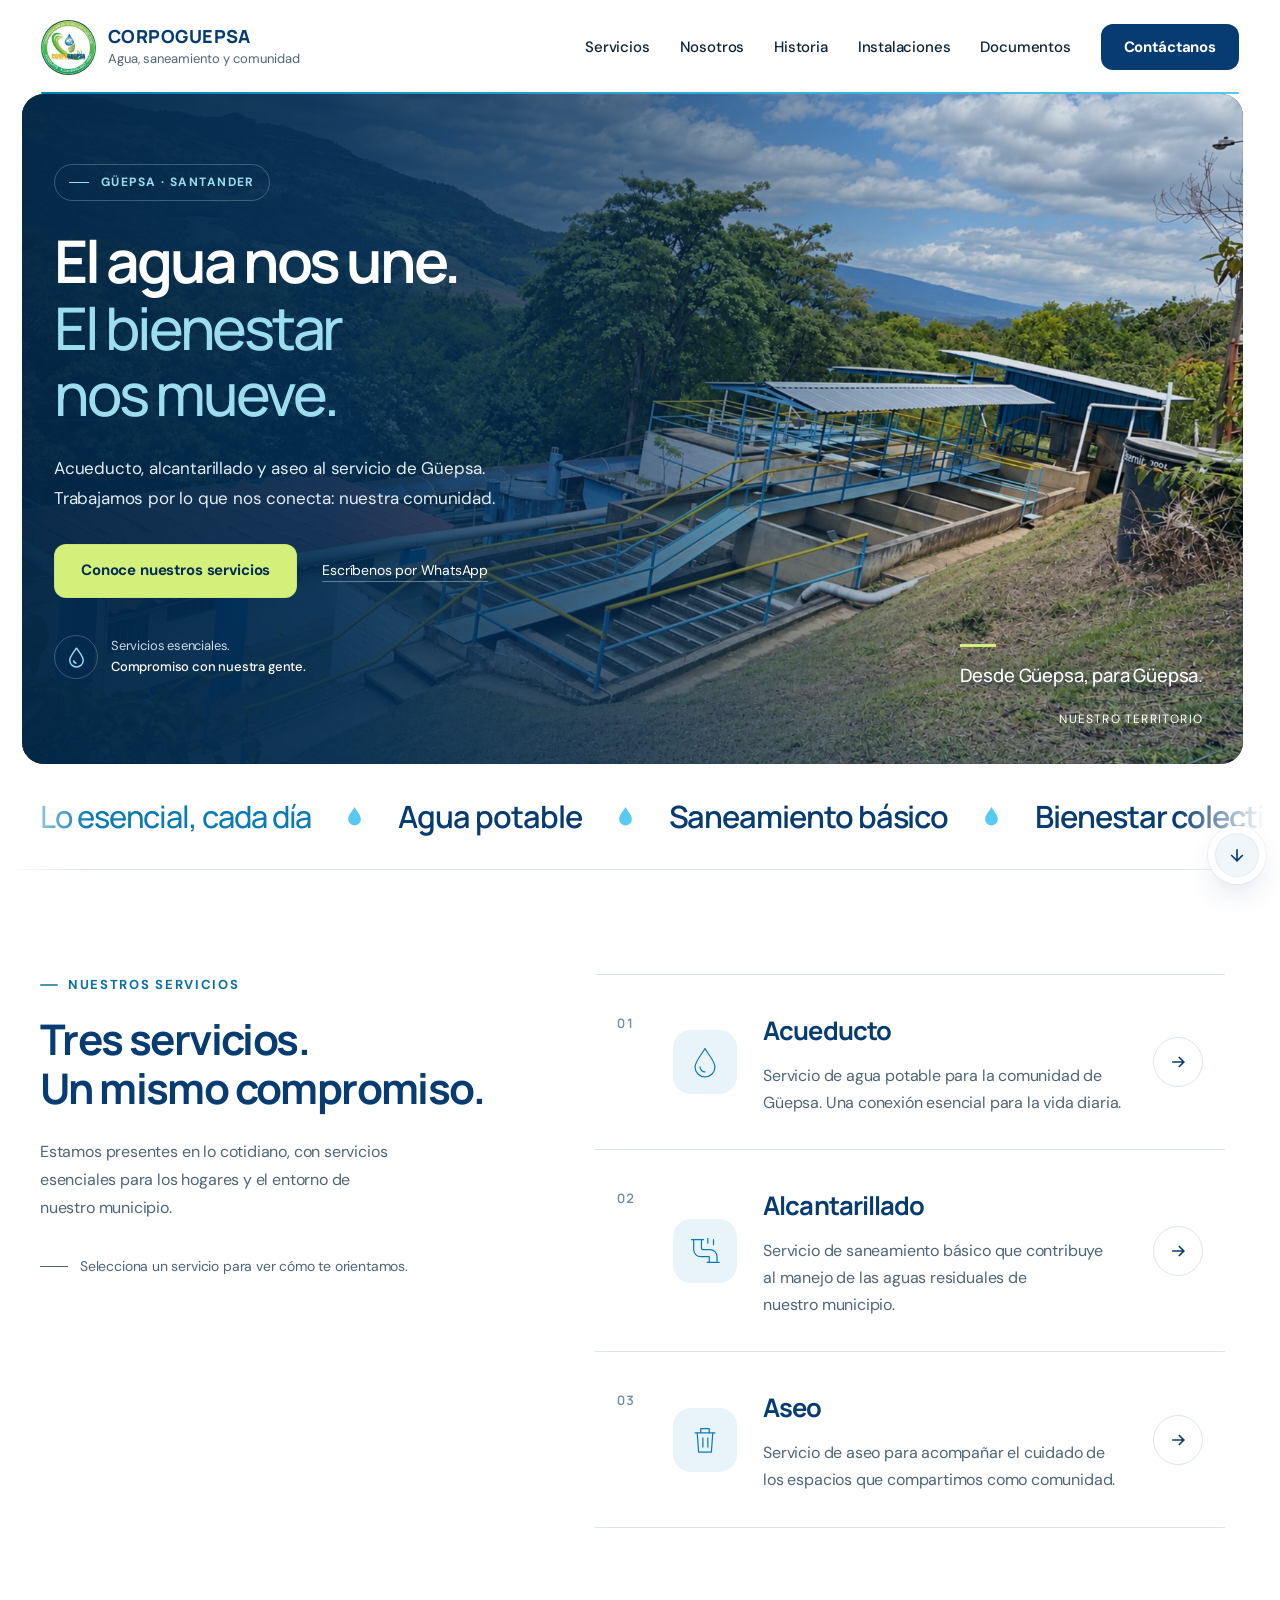
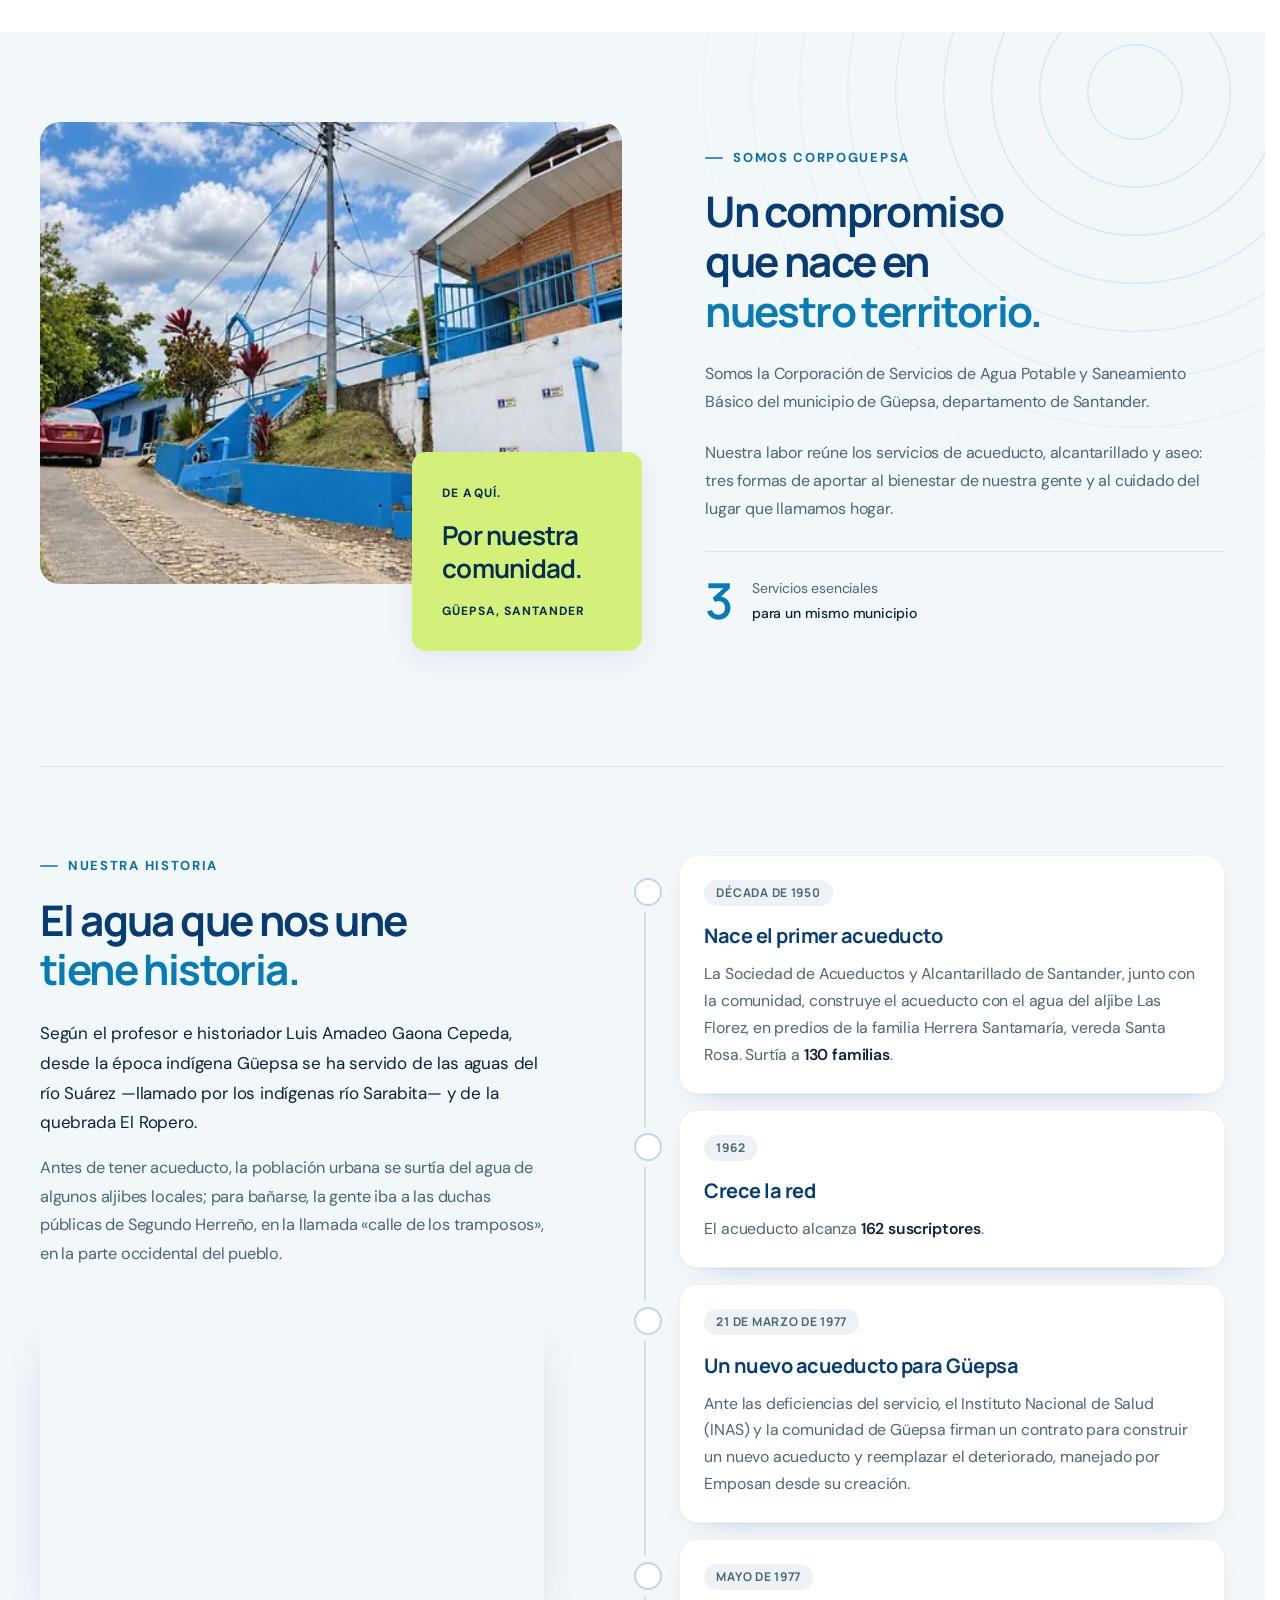
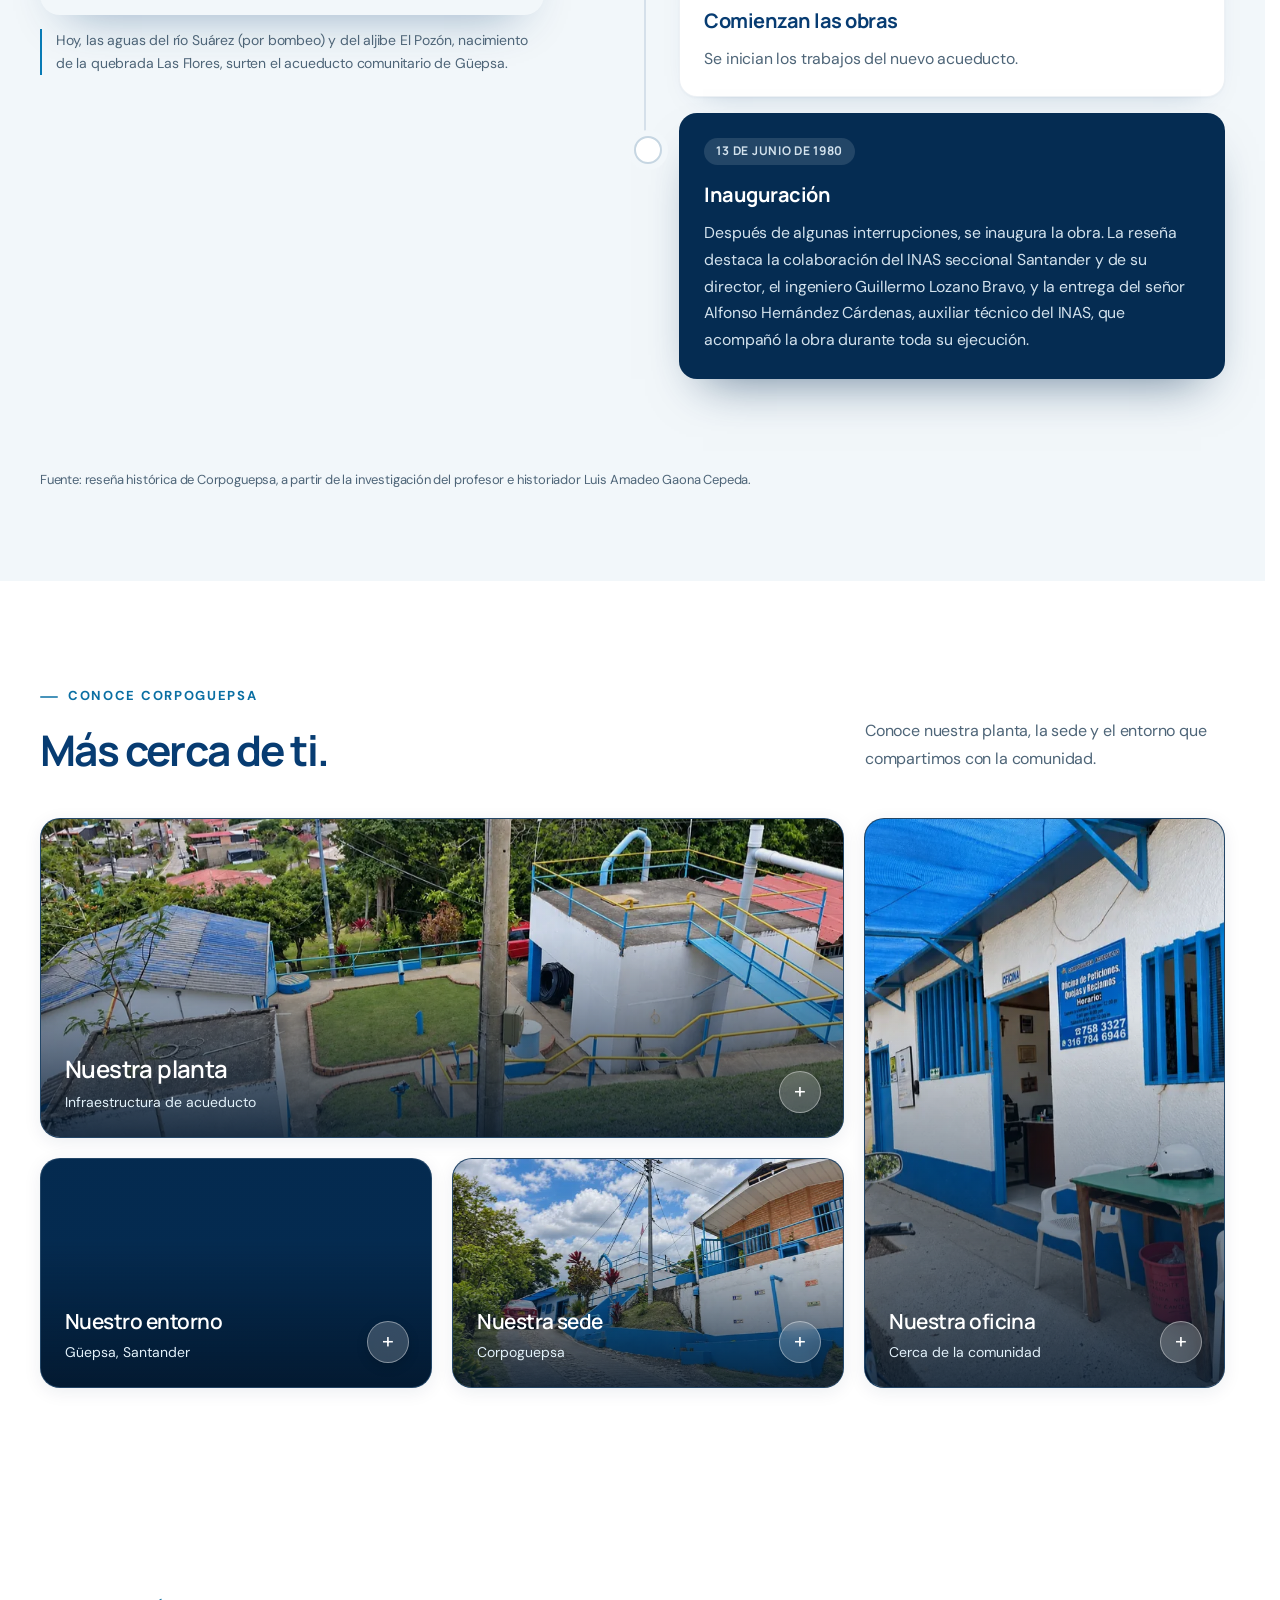
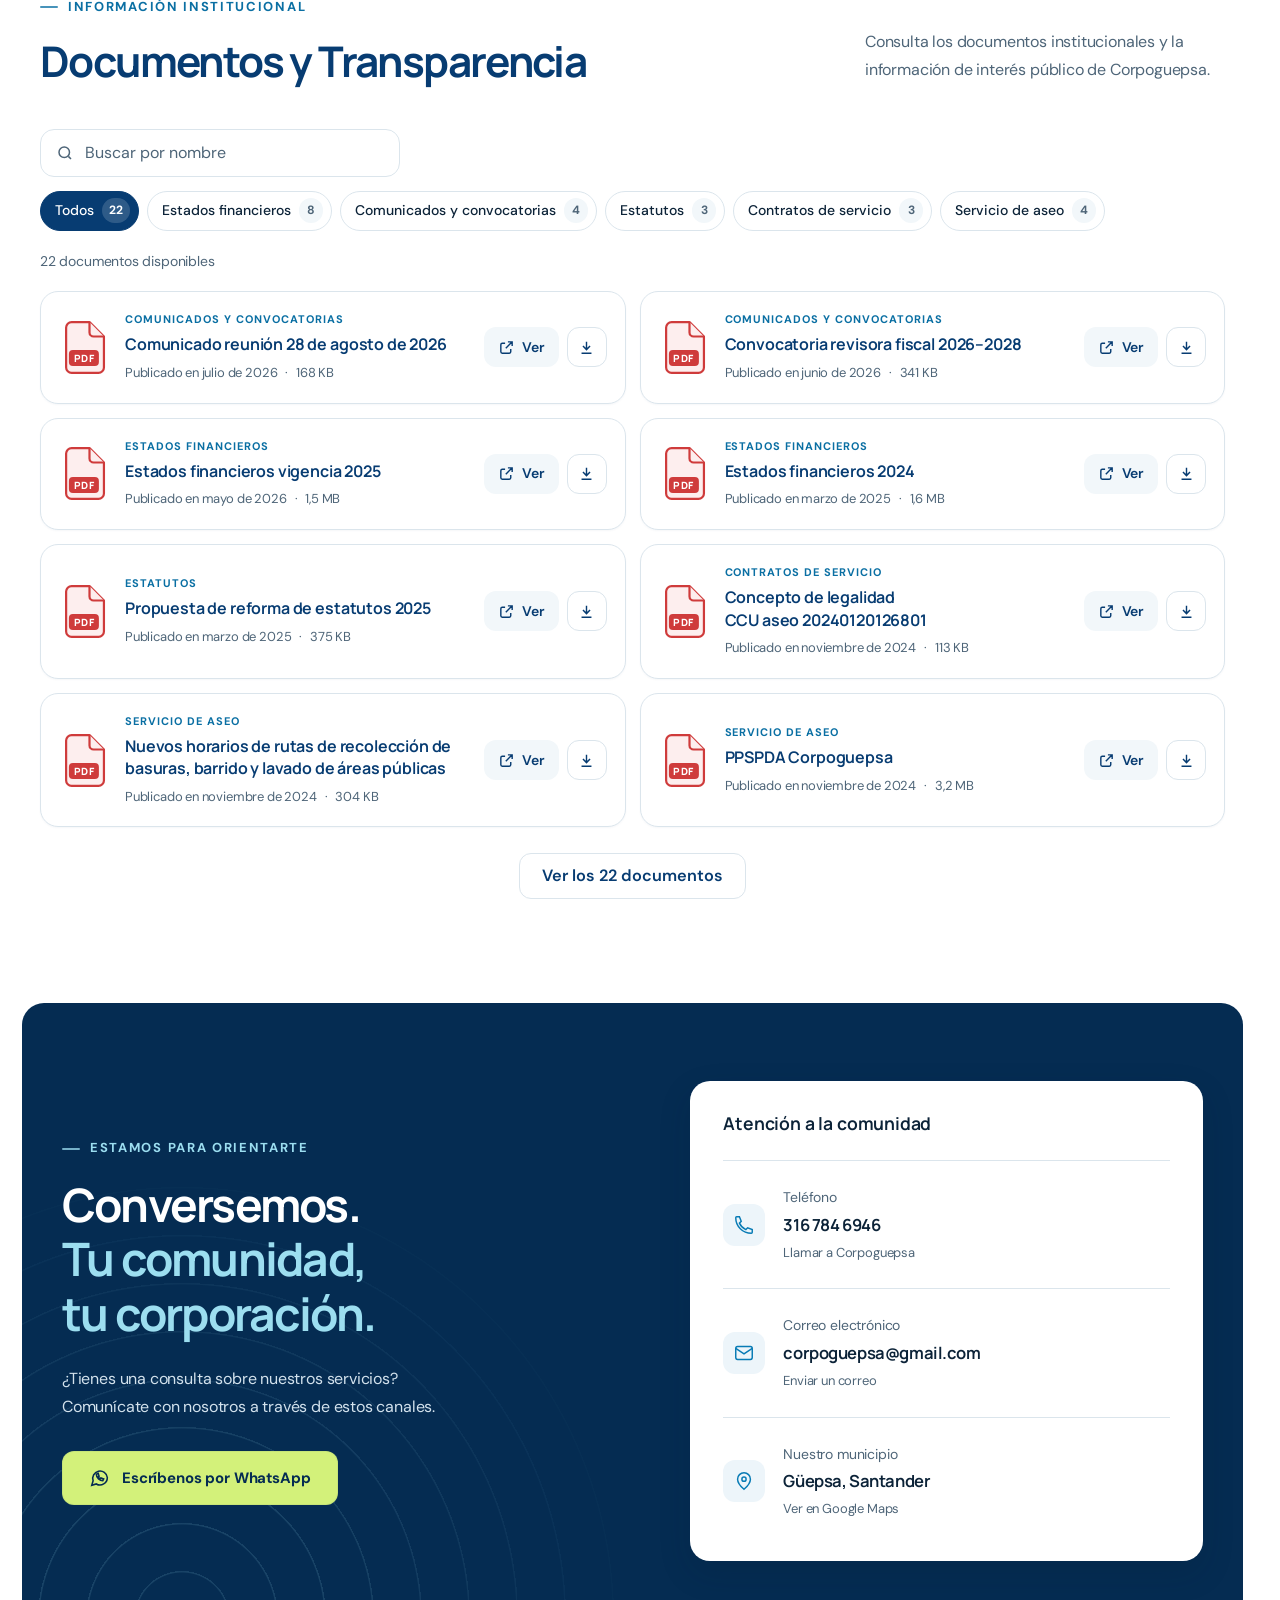
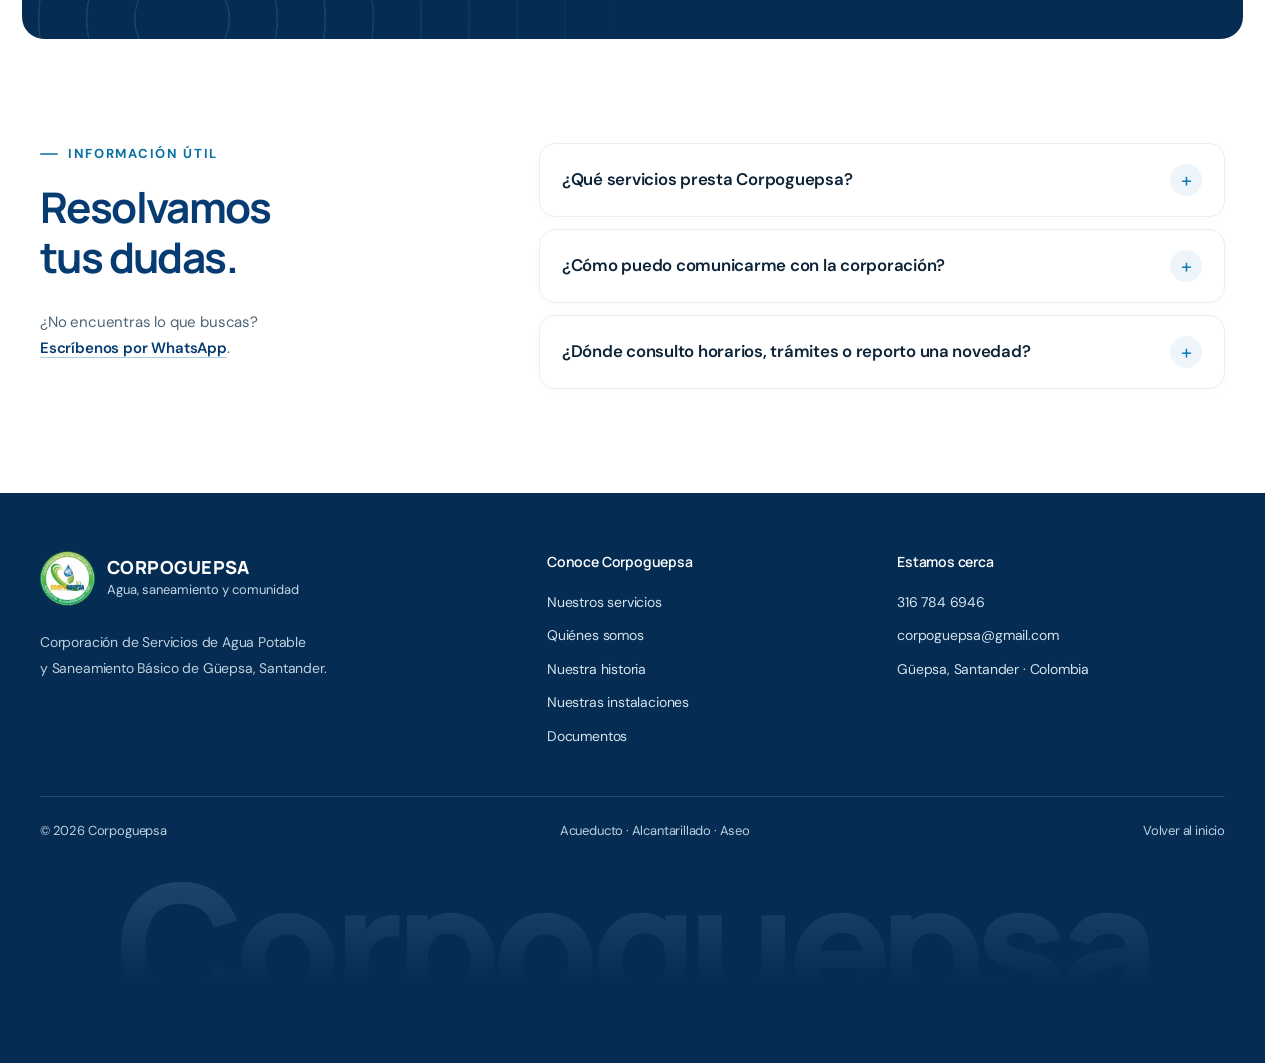
<file: index.html>
<!doctype html>
<html lang="es">
  <head>
    <meta charset="UTF-8">
    <meta name="viewport" content="width=device-width, initial-scale=1">
    <title>Corpoguepsa | Acueducto, alcantarillado y aseo en Güepsa</title>
    <meta name="description" content="Conoce a Corpoguepsa, la corporación de servicios de agua potable y saneamiento básico de Güepsa, Santander. Acueducto, alcantarillado, aseo y atención a la comunidad.">
    <meta name="theme-color" content="#ffffff">
    <!-- La página está diseñada en modo claro: evita que el modo oscuro forzado de algunos navegadores invierta sus colores -->
    <meta name="color-scheme" content="light">
    <link rel="apple-touch-icon" href="assets/apple-touch-icon.png">
    <!-- Dirección oficial del sitio. Si se conecta un dominio propio, actualízala aquí, en og:url, og:image y en los datos estructurados. -->
    <link rel="canonical" href="https://corpoguepsa.vercel.app/">
    <!-- Vista previa al compartir (WhatsApp, Facebook, etc.): la imagen necesita la URL absoluta para mostrarse -->
    <meta property="og:type" content="website">
    <meta property="og:locale" content="es_CO">
    <meta property="og:site_name" content="Corpoguepsa">
    <meta property="og:url" content="https://corpoguepsa.vercel.app/">
    <meta property="og:title" content="Corpoguepsa | Acueducto, alcantarillado y aseo en Güepsa">
    <meta property="og:description" content="Corporación de servicios de agua potable y saneamiento básico de Güepsa, Santander. Acueducto, alcantarillado, aseo y atención a la comunidad.">
    <meta property="og:image" content="https://corpoguepsa.vercel.app/assets/og-corpoguepsa.jpg">
    <meta property="og:image:width" content="1200">
    <meta property="og:image:height" content="630">
    <meta property="og:image:alt" content="Planta de tratamiento de Corpoguepsa entre las montañas de Güepsa">
    <meta name="twitter:card" content="summary_large_image">
    <!-- Ícono de la pestaña: logo de Corpoguepsa recortado en círculo (16, 32 y 48 px en el .ico; 192 px para pantallas de alta densidad) -->
    <link rel="icon" href="favicon.ico" sizes="16x16 32x32 48x48">
    <link rel="icon" type="image/png" sizes="192x192" href="assets/favicon-192.png">
    <link rel="preconnect" href="https://fonts.googleapis.com">
    <link rel="preconnect" href="https://fonts.gstatic.com" crossorigin>
    <link rel="stylesheet" href="https://fonts.googleapis.com/css2?family=DM+Sans:ital,opsz,wght@0,9..40,400;0,9..40,500;0,9..40,600;0,9..40,700;1,9..40,400&amp;family=Manrope:wght@400;500;600;650;700;750;800&amp;display=swap">
    <link rel="stylesheet" href="styles.css?v=24">
    <!-- Datos estructurados: ayudan a los buscadores a mostrar nombre, teléfono, correo y ubicación -->
    <script type="application/ld+json">
      {
        "@context": "https://schema.org",
        "@type": "Organization",
        "name": "Corpoguepsa",
        "alternateName": "Corporación de Servicios de Agua Potable y Saneamiento Básico de Güepsa",
        "url": "https://corpoguepsa.vercel.app/",
        "logo": "https://corpoguepsa.vercel.app/assets/favicon-192.png",
        "description": "Servicios de acueducto, alcantarillado y aseo en el municipio de Güepsa, Santander.",
        "telephone": "+57 316 784 6946",
        "email": "corpoguepsa@gmail.com",
        "address": {
          "@type": "PostalAddress",
          "addressLocality": "Güepsa",
          "addressRegion": "Santander",
          "addressCountry": "CO"
        },
        "areaServed": "Güepsa, Santander, Colombia",
        "hasMap": "https://www.google.com/maps/search/?api=1&query=G%C3%BCepsa%2C%20Santander%2C%20Colombia"
      }
    </script>
  </head>
  <body>
    <a class="skip" href="#contenido">Saltar al contenido</a>
    <header>
      <div class="wrap nav">
        <a href="#inicio" class="brand" aria-label="Corpoguepsa, inicio">
          <img src="assets/logo-168.webp" alt="Logo Corpoguepsa" width="55" height="55">
          <span>CORPOGUEPSA<small>Agua, saneamiento y comunidad</small>
          </span>
        </a>
        <button type="button" class="menu-toggle" aria-expanded="false" aria-controls="menu" aria-label="Abrir menú">
          <!-- Tres líneas que se transforman en una X al abrir el menú -->
          <span class="menu-icon" aria-hidden="true"><i></i><i></i><i></i></span>
        </button>
        <nav id="menu" aria-label="Navegación principal">
          <a href="#servicios">Servicios</a>
          <a href="#nosotros">Nosotros</a>
          <a href="#historia">Historia</a>
          <a href="#instalaciones">Instalaciones</a>
          <a href="#documentos">Documentos</a>
          <a href="#contacto" class="button small">Contáctanos</a>
        </nav>
        <div class="scroll-progress" aria-hidden="true"></div>
      </div>
    </header>
    <main id="contenido">
      <section id="inicio" class="hero" data-section="">
        <div class="hero-copy">
          <div class="eyebrow light">
            <span></span> GÜEPSA · SANTANDER</div>
          <h1>El agua nos une.<br>
            <em>El bienestar<br>nos mueve.</em>
          </h1>
          <p>Acueducto, alcantarillado y aseo al servicio de Güepsa. Trabajamos por lo que nos conecta: nuestra comunidad.</p>
          <div class="hero-actions">
            <a class="button lime" href="#servicios">Conoce nuestros servicios</a>
            <a class="text-link" href="https://wa.me/573167846946" target="_blank" rel="noopener">Escríbenos por WhatsApp</a>
          </div>
          <div class="hero-bottom">
            <span class="mini-drop">
              <svg viewBox="0 0 24 24" fill="none" stroke="currentColor" stroke-width="1.5" aria-hidden="true">
                <path d="M12 3C9 8 5 12 5 16a7 7 0 0014 0c0-4-4-8-7-13Z" pathLength="1"></path>
                <path d="M9 16a3 3 0 003 3" pathLength="1"></path>
              </svg>
            </span>
            <span>Servicios esenciales.<br>
              <strong>Compromiso con nuestra gente.</strong>
            </span>
          </div>
        </div>
        <div class="hero-photo">
          <img src="assets/planta-panorama-profesional-1024.webp" srcset="assets/planta-panorama-profesional-640.webp 640w, assets/planta-panorama-profesional-1024.webp 1024w, assets/planta-panorama-profesional.webp 1672w" sizes="100vw" alt="Vista panorámica de la planta de Corpoguepsa entre las montañas de Güepsa" fetchpriority="high" width="1672" height="941">
          <div class="photo-label">
            <span class="label-line"></span>Desde Güepsa, para Güepsa.</div>
          <div class="photo-index">NUESTRO TERRITORIO <span>GÜEPSA, SANTANDER</span>
          </div>
        </div>
      </section>
      <!-- Franja tipográfica: se desliza con el scroll. El texto para lectores de pantalla va aparte. -->
      <div class="service-ribbon">
        <p class="sr-only">Lo esencial, cada día: agua potable, saneamiento básico y bienestar colectivo.</p>
        <div class="ribbon-track" aria-hidden="true">
          <span class="ribbon-lead">Lo esencial, cada día</span><i></i>
          <span>Agua potable</span><i></i>
          <span>Saneamiento básico</span><i></i>
          <span>Bienestar colectivo</span><i></i>
          <span class="ribbon-lead">Lo esencial, cada día</span><i></i>
          <span>Agua potable</span><i></i>
          <span>Saneamiento básico</span><i></i>
          <span>Bienestar colectivo</span><i></i>
          <span class="ribbon-lead">Lo esencial, cada día</span><i></i>
          <span>Agua potable</span><i></i>
          <span>Saneamiento básico</span><i></i>
          <span>Bienestar colectivo</span><i></i>
        </div>
      </div>
      <section class="section wrap" id="servicios" data-section="">
        <div class="services-layout">
          <div class="section-heading services-intro">
            <div class="eyebrow">NUESTROS SERVICIOS</div>
            <h2>Tres servicios.<br>Un mismo compromiso.</h2>
            <p>Estamos presentes en lo cotidiano, con servicios esenciales para los hogares y el entorno de nuestro municipio.</p>
            <p class="services-hint">Selecciona un servicio para ver cómo te orientamos.</p>
          </div>
          <!-- Cada fila es un article con su título; el botón de la flecha se extiende sobre toda la fila. -->
          <div class="service-list">
            <article class="service-card" data-service="acueducto">
              <span class="service-number" aria-hidden="true">01</span>
              <span class="service-icon">
                <svg viewBox="0 0 48 48" aria-hidden="true">
                  <path d="M24 5C19 14 10 23 10 31a14 14 0 0028 0C38 23 29 14 24 5Z" pathLength="1"></path>
                  <path d="M17 31a7 7 0 007 7" pathLength="1"></path>
                </svg>
              </span>
              <div class="service-text">
                <h3 id="title-acueducto">Acueducto</h3>
                <p>Servicio de agua potable para la comunidad de Güepsa. Una conexión esencial para la vida diaria.</p>
              </div>
              <button type="button" class="service-arrow" aria-haspopup="dialog" aria-controls="service-dialog" aria-label="Ver información del servicio de Acueducto">
                <svg viewBox="0 0 24 24" fill="none" stroke="currentColor" stroke-width="2" aria-hidden="true">
                  <path d="M5 12h14M13 6l6 6-6 6"></path>
                </svg>
              </button>
            </article>
            <article class="service-card" data-service="alcantarillado">
              <span class="service-number" aria-hidden="true">02</span>
              <span class="service-icon">
                <svg viewBox="0 0 48 48" aria-hidden="true">
                  <path d="M8 8v14a10 10 0 0010 10h12v8M19 8v12a2 2 0 002 2h10a10 10 0 0110 10v8M5 8h17M27 40h17" pathLength="1"></path>
                  <path d="M28 6v7m8-5v7" pathLength="1"></path>
                </svg>
              </span>
              <div class="service-text">
                <h3 id="title-alcantarillado">Alcantarillado</h3>
                <p>Servicio de saneamiento básico que contribuye al manejo de las aguas residuales de nuestro municipio.</p>
              </div>
              <button type="button" class="service-arrow" aria-haspopup="dialog" aria-controls="service-dialog" aria-label="Ver información del servicio de Alcantarillado">
                <svg viewBox="0 0 24 24" fill="none" stroke="currentColor" stroke-width="2" aria-hidden="true">
                  <path d="M5 12h14M13 6l6 6-6 6"></path>
                </svg>
              </button>
            </article>
            <article class="service-card" data-service="aseo">
              <span class="service-number" aria-hidden="true">03</span>
              <span class="service-icon">
                <svg viewBox="0 0 48 48" aria-hidden="true">
                  <path d="M10 14h28M18 14V8h12v6M13 14l2 27h18l2-27M21 21v13M28 21v13" pathLength="1"></path>
                </svg>
              </span>
              <div class="service-text">
                <h3 id="title-aseo">Aseo</h3>
                <p>Servicio de aseo para acompañar el cuidado de los espacios que compartimos como comunidad.</p>
              </div>
              <button type="button" class="service-arrow" aria-haspopup="dialog" aria-controls="service-dialog" aria-label="Ver información del servicio de Aseo">
                <svg viewBox="0 0 24 24" fill="none" stroke="currentColor" stroke-width="2" aria-hidden="true">
                  <path d="M5 12h14M13 6l6 6-6 6"></path>
                </svg>
              </button>
            </article>
          </div>
        </div>
      </section>
      <section class="about-section" id="nosotros" data-section="">
        <div class="wrap about-grid">
          <div class="about-images">
            <img class="about-main" src="assets/sede-profesional-1024.webp" srcset="assets/sede-profesional-640.webp 640w, assets/sede-profesional-1024.webp 1024w, assets/sede-profesional.webp 1672w" sizes="(max-width: 760px) calc(100vw - 54px), (max-width: 1200px) 50vw, 590px" alt="Instalaciones de Corpoguepsa con fachadas y escaleras azules" loading="lazy" decoding="async" width="1672" height="941">
            <div class="territory-note">
              <span>DE AQUÍ.</span>
              <strong>Por nuestra<br>comunidad.</strong>
              <span>GÜEPSA, SANTANDER</span>
            </div>
          </div>
          <div class="about-copy">
            <div class="eyebrow">SOMOS CORPOGUEPSA</div>
            <h2>Un compromiso<br>que nace en<br>
              <span>nuestro territorio.</span>
            </h2>
            <p>Somos la Corporación de Servicios de Agua Potable y Saneamiento Básico del municipio de Güepsa, departamento de Santander.</p>
            <p>Nuestra labor reúne los servicios de acueducto, alcantarillado y aseo: tres formas de aportar al bienestar de nuestra gente y al cuidado del lugar que llamamos hogar.</p>
            <div class="about-foot">
              <span class="number">3</span>
              <span>Servicios esenciales<br>
                <strong>para un mismo municipio</strong>
              </span>
            </div>
          </div>
        </div>
        <!-- Nuestra historia: contenido tomado de la reseña histórica institucional (sitio anterior, corpoguepsa.com).
             La línea de tiempo solo incluye fechas que aparecen en esa reseña. -->
        <div class="wrap history" id="historia" data-section="">
          <div class="history-intro">
            <div class="eyebrow">NUESTRA HISTORIA</div>
            <h2>El agua que nos une<br><span>tiene historia.</span></h2>
            <p class="history-lead">Según el profesor e historiador Luis Amadeo Gaona Cepeda, desde la época indígena Güepsa se ha servido de las aguas del río Suárez —llamado por los indígenas río Sarabita— y de la quebrada El Ropero.</p>
            <p>Antes de tener acueducto, la población urbana se surtía del agua de algunos aljibes locales; para bañarse, la gente iba a las duchas públicas de Segundo Herreño, en la llamada «calle de los tramposos», en la parte occidental del pueblo.</p>
            <figure class="history-photo">
              <div class="history-photo-frame">
              <img src="assets/planta-profesional-640.webp" srcset="assets/planta-profesional-640.webp 640w, assets/planta-profesional-1024.webp 1024w" sizes="(max-width: 920px) calc(100vw - 40px), 460px" alt="Tanques de la planta de tratamiento de Corpoguepsa" width="1672" height="941" loading="lazy" decoding="async">
              </div>
              <figcaption>Hoy, las aguas del río Suárez (por bombeo) y del aljibe El Pozón, nacimiento de la quebrada Las Flores, surten el acueducto comunitario de Güepsa.</figcaption>
            </figure>
          </div>
          <!-- El carril se llena con el scroll (script.js) y una gota lo recorre; cada punto se activa al alcanzarlo -->
          <div class="timeline-wrap">
          <span class="timeline-rail" aria-hidden="true"><span class="timeline-fill"></span><span class="timeline-drop"></span></span>
          <ol class="timeline">
            <li class="timeline-item">
              <span class="timeline-date">Década de 1950</span>
              <h3>Nace el primer acueducto</h3>
              <p>La Sociedad de Acueductos y Alcantarillado de Santander, junto con la comunidad, construye el acueducto con el agua del aljibe Las Florez, en predios de la familia Herrera Santamaría, vereda Santa Rosa. Surtía a <strong><span data-count="130">130</span> familias</strong>.</p>
            </li>
            <li class="timeline-item">
              <span class="timeline-date">1962</span>
              <h3>Crece la red</h3>
              <p>El acueducto alcanza <strong><span data-count="162">162</span> suscriptores</strong>.</p>
            </li>
            <li class="timeline-item">
              <span class="timeline-date"><time datetime="1977-03-21">21 de marzo de 1977</time></span>
              <h3>Un nuevo acueducto para Güepsa</h3>
              <p>Ante las deficiencias del servicio, el Instituto Nacional de Salud (INAS) y la comunidad de Güepsa firman un contrato para construir un nuevo acueducto y reemplazar el deteriorado, manejado por Emposan desde su creación.</p>
            </li>
            <li class="timeline-item">
              <span class="timeline-date"><time datetime="1977-05">Mayo de 1977</time></span>
              <h3>Comienzan las obras</h3>
              <p>Se inician los trabajos del nuevo acueducto.</p>
            </li>
            <li class="timeline-item is-milestone">
              <span class="timeline-date"><time datetime="1980-06-13">13 de junio de 1980</time></span>
              <h3>Inauguración</h3>
              <p>Después de algunas interrupciones, se inaugura la obra. La reseña destaca la colaboración del INAS seccional Santander y de su director, el ingeniero Guillermo Lozano Bravo, y la entrega del señor Alfonso Hernández Cárdenas, auxiliar técnico del INAS, que acompañó la obra durante toda su ejecución.</p>
            </li>
          </ol>
          </div>
          <p class="history-source">Fuente: reseña histórica de Corpoguepsa, a partir de la investigación del profesor e historiador Luis Amadeo Gaona Cepeda.</p>
        </div>
      </section>
      <section class="section wrap" id="instalaciones" data-section="">
        <div class="section-heading">
          <div>
            <div class="eyebrow">CONOCE CORPOGUEPSA</div>
            <h2>Más cerca de ti.</h2>
          </div>
          <p>Conoce nuestra planta, la sede y el entorno que compartimos con la comunidad.</p>
        </div>
        <div class="gallery">
          <button type="button" class="gallery-item gallery-main" aria-haspopup="dialog" data-image="assets/planta-profesional.webp" data-caption="Nuestra planta · Infraestructura de acueducto" aria-label="Ampliar fotografía: nuestra planta">
            <img src="assets/planta-profesional-1024.webp" srcset="assets/planta-profesional-640.webp 640w, assets/planta-profesional-1024.webp 1024w, assets/planta-profesional.webp 1672w" sizes="(max-width: 760px) calc(100vw - 40px), (max-width: 1200px) 68vw, 820px" alt="Tanques e infraestructura de la planta de Corpoguepsa" width="1672" height="941" loading="lazy" decoding="async">
            <span>
              <b>Nuestra planta</b>
              <small>Infraestructura de acueducto</small>
            </span>
            <i aria-hidden="true">+</i>
          </button>
          <button type="button" class="gallery-item gallery-office" aria-haspopup="dialog" data-image="assets/oficina-profesional.webp" data-caption="Nuestra oficina · Cerca de la comunidad" aria-label="Ampliar fotografía: nuestra oficina">
            <img src="assets/oficina-profesional-720.webp" srcset="assets/oficina-profesional-480.webp 480w, assets/oficina-profesional-720.webp 720w, assets/oficina-profesional.webp 941w" sizes="(max-width: 480px) calc(100vw - 40px), (max-width: 760px) 50vw, (max-width: 1200px) 32vw, 380px" alt="Entrada de la oficina de Corpoguepsa" width="941" height="1672" loading="lazy" decoding="async">
            <span>
              <b>Nuestra oficina</b>
              <small>Cerca de la comunidad</small>
            </span>
            <i aria-hidden="true">+</i>
          </button>
          <button type="button" class="gallery-item gallery-landscape" aria-haspopup="dialog" data-image="assets/planta-panorama-profesional.webp" data-caption="Nuestro entorno · Güepsa, Santander" aria-label="Ampliar fotografía: nuestro entorno">
            <img src="assets/planta-panorama-profesional-1024.webp" srcset="assets/planta-panorama-profesional-640.webp 640w, assets/planta-panorama-profesional-1024.webp 1024w, assets/planta-panorama-profesional.webp 1672w" sizes="(max-width: 480px) calc(100vw - 40px), (max-width: 760px) 50vw, (max-width: 1200px) 34vw, 410px" alt="Planta de tratamiento entre las montañas de Güepsa" width="1672" height="941" loading="lazy" decoding="async">
            <span>
              <b>Nuestro entorno</b>
              <small>Güepsa, Santander</small>
            </span>
            <i aria-hidden="true">+</i>
          </button>
          <button type="button" class="gallery-item gallery-building" aria-haspopup="dialog" data-image="assets/sede-profesional.webp" data-caption="Nuestra sede · Corpoguepsa" aria-label="Ampliar fotografía: nuestra sede">
            <img src="assets/sede-profesional-1024.webp" srcset="assets/sede-profesional-640.webp 640w, assets/sede-profesional-1024.webp 1024w, assets/sede-profesional.webp 1672w" sizes="(max-width: 480px) calc(100vw - 40px), (max-width: 760px) 50vw, (max-width: 1200px) 34vw, 410px" alt="Acceso a las instalaciones de Corpoguepsa" width="1672" height="941" loading="lazy" decoding="async">
            <span>
              <b>Nuestra sede</b>
              <small>Corpoguepsa</small>
            </span>
            <i aria-hidden="true">+</i>
          </button>
        </div>
      </section>
      <!-- Documentos y Transparencia: las fichas se generan desde documentos/registro.js -->
      <section class="section wrap documents" id="documentos" data-section="">
        <div class="section-heading">
          <div>
            <div class="eyebrow">INFORMACIÓN INSTITUCIONAL</div>
            <h2>Documentos y Transparencia</h2>
          </div>
          <p>Consulta los documentos institucionales y la información de interés público de Corpoguepsa.</p>
        </div>
        <div class="doc-toolbar">
          <div class="doc-search">
            <label class="sr-only" for="doc-search">Buscar documento por nombre</label>
            <svg viewBox="0 0 24 24" fill="none" stroke="currentColor" stroke-width="2" aria-hidden="true">
              <circle cx="11" cy="11" r="7"></circle>
              <path d="m20 20-3.5-3.5"></path>
            </svg>
            <input id="doc-search" type="search" placeholder="Buscar por nombre" autocomplete="off" enterkeyhint="search">
          </div>
          <div class="doc-filters" role="group" aria-label="Filtrar documentos por categoría"></div>
        </div>
        <p class="doc-count" id="doc-count" aria-live="polite"></p>
        <ul class="doc-list" id="doc-list"></ul>
        <div class="doc-empty" id="doc-empty" hidden>
          <p></p>
          <button type="button" class="doc-reset">Ver todos los documentos</button>
        </div>
        <button type="button" class="doc-more" id="doc-more" aria-controls="doc-list" aria-expanded="false" hidden></button>
        <noscript>
          <p class="doc-count">Activa JavaScript para consultar la biblioteca de documentos.</p>
        </noscript>
      </section>
      <section id="contacto" class="contact-section" data-section="">
        <div class="wrap contact-grid">
          <div>
            <div class="eyebrow light">ESTAMOS PARA ORIENTARTE</div>
            <h2>Conversemos.<br>
              <span>Tu comunidad,<br>tu corporación.</span>
            </h2>
            <p>¿Tienes una consulta sobre nuestros servicios? <br>Comunícate con nosotros a través de estos canales.</p>
            <a class="button lime" href="https://wa.me/573167846946?text=Hola%2C%20quisiera%20informaci%C3%B3n%20sobre%20los%20servicios%20de%20Corpoguepsa." target="_blank" rel="noopener">
              <svg viewBox="0 0 24 24" aria-hidden="true" fill="none" stroke="currentColor" stroke-width="1.7">
                <path d="M20 11.5a8 8 0 01-12 7L3 20l1.5-5A8 8 0 1120 11.5Z"></path>
                <path d="M8 8c0 4 4 7 7 7l1-2-3-1-1 1-2-2 1-1-1-3Z"></path>
              </svg>Escríbenos por WhatsApp</a>
          </div>
          <div class="contact-details">
            <div class="contact-panel-title">Atención a la comunidad</div>
            <a class="contact-row" href="tel:+573167846946">
              <span class="contact-icon">
                <svg viewBox="0 0 24 24" aria-hidden="true" fill="none" stroke="currentColor" stroke-width="1.6">
                  <path d="M7 3H4a1 1 0 00-1 1c0 9.4 7.6 17 17 17a1 1 0 001-1v-3l-5-2-2 2a14 14 0 01-7-7l2-2-2-5Z"></path>
                </svg>
              </span>
              <div>
                <span>Teléfono</span>
                <strong>316 784 6946</strong>
                <small>Llamar a Corpoguepsa</small>
              </div>
            </a>
            <a class="contact-row" href="mailto:corpoguepsa@gmail.com">
              <span class="contact-icon">
                <svg viewBox="0 0 24 24" aria-hidden="true" fill="none" stroke="currentColor" stroke-width="1.6">
                  <rect x="3" y="5" width="18" height="14" rx="2"></rect>
                  <path d="m3 7 9 6 9-6"></path>
                </svg>
              </span>
              <div>
                <span>Correo electrónico</span>
                <strong>corpoguepsa@gmail.com</strong>
                <small>Enviar un correo</small>
              </div>
            </a>
            <!-- Abre Google Maps centrado en el municipio (en el celular abre la app de Maps) -->
            <a class="contact-row" href="https://www.google.com/maps/search/?api=1&amp;query=G%C3%BCepsa%2C%20Santander%2C%20Colombia" target="_blank" rel="noopener">
              <span class="contact-icon">
                <svg viewBox="0 0 24 24" aria-hidden="true" fill="none" stroke="currentColor" stroke-width="1.6">
                  <path d="M19 10c0 5-7 11-7 11S5 15 5 10a7 7 0 1114 0Z"></path>
                  <circle cx="12" cy="10" r="2.3"></circle>
                </svg>
              </span>
              <div>
                <span>Nuestro municipio</span>
                <strong>Güepsa, Santander</strong>
                <small>Ver en Google Maps<span class="sr-only"> (se abre en una pestaña nueva)</span></small>
              </div>
            </a>
          </div>
        </div>
      </section>
      <section class="section wrap faq" id="preguntas" data-section="">
        <div>
          <div class="eyebrow">INFORMACIÓN ÚTIL</div>
          <h2>Resolvamos <br>tus dudas.</h2>
          <p class="faq-aside">¿No encuentras lo que buscas? <a href="https://wa.me/573167846946" target="_blank" rel="noopener">Escríbenos por WhatsApp</a>.</p>
        </div>
        <div class="questions">
          <details>
            <summary>¿Qué servicios presta Corpoguepsa?<span aria-hidden="true">+</span></summary>
            <div class="faq-content">
              <p>Corpoguepsa presta los servicios de acueducto, alcantarillado y aseo en el municipio de Güepsa, Santander.</p>
            </div>
          </details>
          <details>
            <summary>¿Cómo puedo comunicarme con la corporación?<span aria-hidden="true">+</span></summary>
            <div class="faq-content">
              <p>Puedes llamar o escribir por WhatsApp al <a href="tel:+573167846946">316 784 6946</a>, o enviar un correo a <a href="mailto:corpoguepsa@gmail.com">corpoguepsa@gmail.com</a>.</p>
            </div>
          </details>
          <details>
            <summary>¿Dónde consulto horarios, trámites o reporto una novedad?<span aria-hidden="true">+</span></summary>
            <div class="faq-content">
              <p>Comunícate directamente con la corporación para consultar horarios, requisitos de trámites y novedades de los servicios. <a href="https://wa.me/573167846946" target="_blank" rel="noopener">Consultar por WhatsApp</a>.</p>
            </div>
          </details>
        </div>
      </section>
    </main>
    <footer id="pie-pagina" data-section="">
      <div class="wrap footer-main">
        <div class="footer-identity">
          <a href="#inicio" class="brand">
            <img src="assets/logo-168.webp" alt="Logo Corpoguepsa" width="55" height="55" loading="lazy">
            <span>CORPOGUEPSA<small>Agua, saneamiento y comunidad</small>
            </span>
          </a>
          <p>Corporación de Servicios de Agua Potable<br>y Saneamiento Básico de Güepsa, Santander.</p>
        </div>
        <div class="footer-links">
          <h3>Conoce Corpoguepsa</h3>
          <a href="#servicios">Nuestros servicios</a>
          <a href="#nosotros">Quiénes somos</a>
          <a href="#historia">Nuestra historia</a>
          <a href="#instalaciones">Nuestras instalaciones</a>
          <a href="#documentos">Documentos</a>
        </div>
        <div class="footer-links">
          <h3>Estamos cerca</h3>
          <a href="tel:+573167846946">316 784 6946</a>
          <a href="mailto:corpoguepsa@gmail.com">corpoguepsa@gmail.com</a>
          <span>Güepsa, Santander · Colombia</span>
        </div>
      </div>
      <div class="wrap footer-bottom">
        <span>© <span id="year">2026</span> Corpoguepsa</span>
        <span>Acueducto · Alcantarillado · Aseo</span>
        <a href="#inicio">Volver al inicio</a>
      </div>
      <div class="footer-wordmark" aria-hidden="true">Corpoguepsa</div>
    </footer>
    <!-- Visor a pantalla completa: la foto flota sobre un fondo oscuro; las miniaturas las genera script.js. -->
    <dialog id="lightbox" class="lightbox" aria-label="Fotografías de Corpoguepsa" aria-describedby="photo-caption">
      <button type="button" class="close-dialog" aria-label="Cerrar fotografía">×</button>
      <figure class="lightbox-stage">
        <!-- Sin src: script.js asigna la foto al abrir, así no se descarga al cargar la página. -->
        <img alt="" width="1672" height="941" sizes="(max-width: 760px) 100vw, 80vw">
        <figcaption class="lightbox-caption">
          <span id="photo-caption" aria-live="polite"></span>
          <span id="photo-count"></span>
        </figcaption>
      </figure>
      <div class="lightbox-controls">
        <button type="button" class="photo-prev" aria-label="Fotografía anterior">
          <svg viewBox="0 0 24 24" fill="none" stroke="currentColor" stroke-width="2" aria-hidden="true">
            <path d="M19 12H5M11 6l-6 6 6 6"></path>
          </svg>
        </button>
        <div class="lightbox-thumbs" role="group" aria-label="Elegir fotografía"></div>
        <button type="button" class="photo-next" aria-label="Fotografía siguiente">
          <svg viewBox="0 0 24 24" fill="none" stroke="currentColor" stroke-width="2" aria-hidden="true">
            <path d="M5 12h14M13 6l6 6-6 6"></path>
          </svg>
        </button>
      </div>
    </dialog>
    <!-- Navegación secuencial de las secciones principales (Pill widget con micro-interacciones y tooltips). -->
    <div class="section-navigation" role="group" aria-label="Navegar entre secciones">
      <button type="button" id="section-up" aria-label="Ir a la sección anterior" hidden>
        <svg viewBox="0 0 24 24" fill="none" stroke="currentColor" stroke-width="2" aria-hidden="true">
          <path d="M12 19V5m-7 7 7-7 7 7"></path>
        </svg>
        <span class="nav-tooltip" aria-hidden="true">Sección anterior</span>
      </button>
      <!-- Indicador de la sección actual: un punto por sección (lo genera script.js). -->
      <div class="section-dots" aria-hidden="true"></div>
      <button type="button" id="section-down" aria-label="Ir a la sección siguiente">
        <svg viewBox="0 0 24 24" fill="none" stroke="currentColor" stroke-width="2" aria-hidden="true">
          <path d="M12 5v14m-7-7 7 7 7-7"></path>
        </svg>
        <span class="nav-tooltip" aria-hidden="true">Sección siguiente</span>
      </button>
    </div>
    <!-- Dialog nativo: foco contenido, tecla Escape y cierre explícito. -->
    <dialog id="service-dialog" class="service-dialog" aria-labelledby="service-title" aria-describedby="service-intro">
      <button type="button" class="close-dialog" aria-label="Cerrar información del servicio" autofocus>×</button>
      <div class="service-dialog-heading">
        <div id="service-icon" aria-hidden="true"></div>
        <div>
          <span class="eyebrow">NUESTROS SERVICIOS</span>
          <h2 id="service-title"></h2>
        </div>
      </div>
      <div id="service-content"></div>
      <div class="service-dialog-footer">
        <p>¿Necesitas orientación para tu caso?</p>
        <a id="service-whatsapp" class="button" href="https://wa.me/573167846946" target="_blank" rel="noopener">Consultar por WhatsApp</a>
      </div>
    </dialog>
    <!-- Edita estas plantillas cuando se confirmen cobertura, trámites y horarios. -->
    <template id="details-acueducto">
      <p id="service-intro">Agua potable para la vida cotidiana de la comunidad de Güepsa.</p>
      <div class="service-info-grid">
        <section>
          <h3>Disponibilidad en tu dirección</h3>
          <p>Consulta con Corpoguepsa la cobertura y las condiciones de conexión para tu vivienda o establecimiento.</p>
        </section>
        <section>
          <h3>Consultas y solicitudes</h3>
          <ul>
            <li>Orientación sobre conexiones al servicio.</li>
            <li>Consultas sobre novedades en el suministro.</li>
            <li>Reporte de fugas en la red.</li>
          </ul>
        </section>
      </div>
      <div class="service-advice">
        <h3>Antes de comunicarte</h3>
        <p>Ten a mano la dirección y una descripción de tu consulta. Si reportas una fuga, indica el lugar exacto y evita manipular la red pública.</p>
      </div>
      <p class="service-hours">Para conocer los requisitos y horarios de atención vigentes, comunícate directamente con la corporación.</p>
    </template>
    <template id="details-alcantarillado">
      <p id="service-intro">Saneamiento básico y manejo de aguas residuales para nuestro municipio.</p>
      <div class="service-info-grid">
        <section>
          <h3>Conexión al servicio</h3>
          <p>Solicita información sobre la disponibilidad y los requisitos de conexión a la red en tu dirección.</p>
        </section>
        <section>
          <h3>Consultas y novedades</h3>
          <ul>
            <li>Orientación sobre conexiones al alcantarillado.</li>
            <li>Reporte de obstrucciones o rebosamientos.</li>
            <li>Consultas sobre situaciones en la red.</li>
          </ul>
        </section>
      </div>
      <div class="service-advice">
        <h3>Cuidemos la red</h3>
        <p>Evita arrojar aceites, toallas húmedas o residuos sólidos al desagüe. Al reportar una novedad, comparte la ubicación y una descripción de lo que observas.</p>
      </div>
      <p class="service-hours">Consulta con Corpoguepsa los requisitos, la cobertura y los horarios de atención vigentes.</p>
    </template>
    <template id="details-aseo">
      <p id="service-intro">El cuidado de los espacios que compartimos empieza con nuestra comunidad.</p>
      <div class="service-info-grid">
        <section>
          <h3>Rutas y horarios</h3>
          <p>Confirma los días, puntos y horarios de recolección correspondientes a tu sector directamente con Corpoguepsa.</p>
        </section>
        <section>
          <h3>Consultas frecuentes</h3>
          <ul>
            <li>Información sobre la recolección en tu sector.</li>
            <li>Orientación para presentar los residuos.</li>
            <li>Reporte de novedades del servicio.</li>
          </ul>
        </section>
      </div>
      <div class="service-advice">
        <h3>Un entorno más limpio</h3>
        <p>Presenta los residuos en bolsas cerradas y consulta el horario antes de sacarlos. Para residuos especiales o voluminosos, pregunta por el manejo adecuado.</p>
      </div>
      <p class="service-hours">Los horarios de recolección y de atención deben confirmarse con la corporación según tu sector.</p>
    </template>
    <script src="documentos/registro.js?v=1"></script>
    <script src="script.js?v=25"></script>
  </body>
</html>
</file>
<file: styles.css>
:root {
  color-scheme: light;
  --navy: #073c72;
  --deep: #052c52;
  --blue: #087bb5;
  --sky: #9cdef0;
  --lime: #d3f17a;
  --ink: #0c2338;
  --muted: #4e6578;
  --muted-light: #728a9c;
  --line: #dbe5ec;
  --pale: #f2f7fa;
  --radius: 20px;
  --radius-sm: 12px;
  --page: min(1200px, calc(100% - 80px));
  --ease-spring: cubic-bezier(0.16, 1, 0.3, 1);
  --ease-out: cubic-bezier(0.23, 1, 0.32, 1);
  --ease-in-out: cubic-bezier(0.77, 0, 0.175, 1);
  --shadow-ambient: 0 4px 14px rgba(7, 60, 114, 0.05), 0 12px 28px rgba(7, 60, 114, 0.07);
}
* { box-sizing: border-box; }
/* scrollbar-gutter: al abrir un modal la barra de scroll desaparece sin que la página salte de lado */
html { scroll-behavior: smooth; scroll-padding-top: 96px; scrollbar-gutter: stable; }
body {
  margin: 0;
  color: var(--ink);
  background: white;
  font: 400 1.02rem/1.75 'DM Sans', -apple-system, BlinkMacSystemFont, "Segoe UI", Roboto, Arial, sans-serif;
  letter-spacing: -0.011em;
  -webkit-font-smoothing: antialiased;
  -moz-osx-font-smoothing: grayscale;
}
a { color: inherit; text-decoration: none; }
/* Selección de texto en el celeste de la marca */
::selection { background: rgba(86, 202, 240, .32); color: var(--ink); }
button { font: inherit; cursor: pointer; }
/* Base móvil: sin destello gris al tocar ni inflado del texto al girar el teléfono */
html { -webkit-tap-highlight-color: transparent; -webkit-text-size-adjust: 100%; text-size-adjust: 100%; }
/* El clic responde al instante (sin espera de doble toque) */
button, a, summary { touch-action: manipulation; }
/* Mantener presionado un control no selecciona su texto; el contenido sí sigue siendo seleccionable */
button, summary, .button, nav>a { -webkit-user-select: none; user-select: none; }
img { display: block; max-width: 100%; object-fit: cover; }
svg { flex-shrink: 0; }
a:focus-visible, button:focus-visible, summary:focus-visible { outline: 3px solid #079ce0; outline-offset: 5px; }
.wrap { width: var(--page); margin-inline: auto; }
h1, h2, h3, p { margin: 0; }
p { text-wrap: pretty; }
h1, h2, h3 { font-family: Manrope, -apple-system, BlinkMacSystemFont, Arial, sans-serif; text-wrap: balance; }
h2 {
  font-size: clamp(2.1rem, 3.3vw, 3.15rem);
  line-height: 1.18;
  letter-spacing: -0.038em;
  font-weight: 700;
  color: var(--navy);
}
.skip { position: absolute; top: -100px; z-index: 100; background: white; padding: 14px; }
.skip:focus { top: 0; }
/* Header fijo: arriba es una barra blanca amplia; al bajar se transforma en una cápsula de cristal compacta.
   Al ser fijo, su cambio de altura no desplaza la página (body reserva el espacio inicial). */
:root { --header-h: 94px; --header-compact: 64px; }
body { padding-top: var(--header-h); }
header {
  position: fixed;
  top: 0;
  left: 0;
  right: 0;
  z-index: 60;
  background: #fff;
  pointer-events: none;
  transition: padding .55s var(--ease-out), background-color .4s ease, transform .45s var(--ease-out);
}
.nav {
  position: relative;
  min-height: var(--header-h);
  display: flex;
  align-items: center;
  justify-content: space-between;
  gap: 32px;
  border: 1px solid transparent;
  pointer-events: auto;
  transition: min-height .55s var(--ease-out), padding .55s var(--ease-out), border-radius .55s var(--ease-out),
              background-color .4s ease, border-color .4s ease, box-shadow .55s var(--ease-out);
}
header.scrolled { padding-top: 10px; background: transparent; }
header.scrolled .nav {
  min-height: var(--header-compact);
  padding-inline: 18px 10px;
  border-color: rgba(7, 60, 114, .09);
  border-radius: 20px;
  background: rgba(255, 255, 255, .74);
  -webkit-backdrop-filter: blur(16px) saturate(170%);
  backdrop-filter: blur(16px) saturate(170%);
  box-shadow: 0 14px 36px -16px rgba(7, 60, 114, .28), inset 0 1px 0 rgba(255, 255, 255, .8);
}
/* En pantallas pequeñas el header se retira al bajar (script.js) y regresa al subir */
header.is-hidden { transform: translateY(calc(-100% - 16px)); }
.brand { display: flex; align-items: center; gap: 12px; flex-shrink: 0; }
.brand img { width: 55px; height: 55px; border-radius: 50%; transition: width .55s var(--ease-out), height .55s var(--ease-out); }
.brand>span { font: 800 1.125rem/1.4 Manrope, sans-serif; letter-spacing: .025em; color: var(--navy); }
.brand small {
  display: block;
  max-height: 1.7em;
  overflow: hidden;
  font: 400 .8125rem/1.6 'DM Sans', sans-serif;
  letter-spacing: 0;
  color: var(--muted);
  transition: opacity .3s ease, max-height .55s var(--ease-out);
}
header.scrolled .brand img { width: 40px; height: 40px; }
header.scrolled .brand small { opacity: 0; max-height: 0; }
header.scrolled .button.small { min-height: 42px; padding-block: 8px; }
nav { display: flex; gap: 30px; align-items: center; font-size: .9375rem; font-weight: 500; }
nav>a:not(.button) { position: relative; padding-block: 9px; transition: color .2s; }
/* Subrayado que entra desde la izquierda y sale hacia la derecha */
nav>a:not(.button)::after {
  content: '';
  position: absolute;
  left: 0;
  right: 0;
  bottom: 2px;
  height: 2px;
  border-radius: 2px;
  background: var(--blue);
  transform: scaleX(0);
  transform-origin: right center;
  transition: transform .4s var(--ease-out);
}
nav>a[aria-current]:not(.button) { color: var(--blue); }
nav>a[aria-current]:not(.button)::after { transform: scaleX(1); transform-origin: left center; }

/* Progreso de lectura en el borde inferior del header */
.scroll-progress { display: none; }
@supports (animation-timeline: scroll()) {
  @media (prefers-reduced-motion: no-preference) {
    .scroll-progress {
      display: block;
      position: absolute;
      left: 0;
      right: 0;
      bottom: -1px;
      height: 2px;
      border-radius: 2px;
      transition: left .55s var(--ease-out), right .55s var(--ease-out);
      background: linear-gradient(90deg, var(--blue), #56caf0);
      transform-origin: left center;
      animation: scroll-progress linear both;
      animation-timeline: scroll(root);
    }
  }
}
@keyframes scroll-progress { from { transform: scaleX(0); } to { transform: scaleX(1); } }
/* Dentro de la cápsula, la línea de progreso se aparta de las esquinas redondeadas */
header.scrolled .scroll-progress { left: 20px; right: 20px; }

/* Botones y Micro-animación de brillo metálico (Shimmer) */
.button {
  position: relative;
  overflow: hidden;
  isolation: isolate;
  display: inline-flex;
  align-items: center;
  justify-content: center;
  gap: 11px;
  min-height: 54px;
  padding: 14px 26px;
  border: 1px solid transparent;
  border-radius: 12px;
  background: var(--navy);
  color: #fff;
  font-weight: 700;
  font-size: .9375rem;
  line-height: 1.5;
  letter-spacing: -0.01em;
  transition: background .25s var(--ease-spring), box-shadow .25s var(--ease-spring), transform .25s var(--ease-spring);
}
.button:active {
  transform: translateY(0) scale(0.97);
  transition-duration: .12s;
}
.button.small { min-height: 46px; padding: 10px 22px; }
.button.lime {
  background: var(--lime);
  color: var(--deep);
  border-color: rgba(5, 44, 82, 0.06);
}
.button svg { width: 22px; height: 22px; }
/* Luz que sigue al cursor por debajo del texto (script.js actualiza --mx y --my) */
.button::before {
  content: '';
  position: absolute;
  inset: 0;
  z-index: -1;
  border-radius: inherit;
  background: radial-gradient(150px circle at var(--mx, 50%) var(--my, 50%), rgba(255, 255, 255, .24), transparent 65%);
  opacity: 0;
  transition: opacity .35s ease;
  pointer-events: none;
}
.button.lime::before { background: radial-gradient(150px circle at var(--mx, 50%) var(--my, 50%), rgba(255, 255, 255, .75), transparent 65%); }
/* Al pasar el cursor: el botón sube, se ilumina por dentro y proyecta un halo de su propio color */
@media (hover: hover) and (pointer: fine) {
  .button:hover {
    background: #0b558f;
    box-shadow: 0 14px 28px -10px rgba(7, 60, 114, .55), 0 0 0 4px rgba(8, 123, 181, .12);
    transform: translateY(-2px);
  }
  .button.lime:hover {
    background: #dbf68a;
    box-shadow: 0 14px 32px -8px rgba(211, 241, 122, .7), 0 0 0 4px rgba(211, 241, 122, .2);
  }
  .button:hover::before { opacity: 1; }
}

/* Efecto de brillo metálico (Shimmer / Shine) */
.button::after {
  content: '';
  position: absolute;
  top: -60%;
  left: -140%;
  width: 55%;
  height: 220%;
  background: linear-gradient(
    105deg,
    transparent 0%,
    rgba(255, 255, 255, 0) 15%,
    rgba(255, 255, 255, 0.6) 50%,
    rgba(255, 255, 255, 0) 85%,
    transparent 100%
  );
  transform: rotate(25deg);
  pointer-events: none;
  z-index: 1;
}
.button.lime::after {
  background: linear-gradient(
    105deg,
    transparent 0%,
    rgba(255, 255, 255, 0) 10%,
    rgba(255, 255, 255, 0.85) 50%,
    rgba(255, 255, 255, 0) 90%,
    transparent 100%
  );
}

@keyframes btn-shimmer {
  from { left: -140%; }
  to { left: 240%; }
}

/* El brillo solo responde al cursor: nada se mueve en bucle mientras se lee. */
@media (prefers-reduced-motion: no-preference) and (hover: hover) {
  .button:hover::after {
    animation: btn-shimmer .9s var(--ease-out);
  }
}
.menu-toggle { display: none; }
.hero { position: relative; isolation: isolate; margin: 0 22px; border-radius: 22px; color: white; background: var(--deep); min-height: 670px; overflow: hidden; }
.hero-copy { position: relative; z-index: 2; max-width: 800px; padding: 70px 32px 56px max(32px, calc((100vw - 1200px) / 2 - 22px)); }
.hero-photo { position: absolute; inset: 0; z-index: 0; }
.hero-photo>img { width: 100%; height: 100%; object-position: center 52%; }
.hero-photo::after { content: ''; position: absolute; inset: 0; background: linear-gradient(90deg, #032747f5 0%, #032d52e8 25%, #052c52ac 47%, #052c5220 76%), linear-gradient(0deg, #052c5266, #052c5200 40%); }
/* Azul un tono más profundo para texto pequeño: contraste AA también sobre el fondo celeste */
.eyebrow { display: flex; align-items: center; gap: 10px; font-size: .8125rem; letter-spacing: .13em; font-weight: 700; color: #0a6fa3; margin-bottom: 18px; }
.eyebrow::before { content: ''; width: 18px; height: 2px; border-radius: 2px; background: currentColor; opacity: .75; }
.hero .eyebrow::before, .service-dialog-heading .eyebrow::before { content: none; }
.eyebrow.light { color: var(--sky); }

/* Ondas de agua: anillos concéntricos muy tenues como textura de fondo */
.about-section, .contact-section { position: relative; isolation: isolate; overflow: hidden; }
.about-section::before, .contact-section::before {
  content: '';
  position: absolute;
  z-index: -1;
  width: 980px;
  aspect-ratio: 1;
  border-radius: 50%;
  background: repeating-radial-gradient(circle, transparent 0 46px, var(--ripple) 47px 48px);
  -webkit-mask-image: radial-gradient(circle, #000 0 22%, transparent 68%);
  mask-image: radial-gradient(circle, #000 0 22%, transparent 68%);
  pointer-events: none;
}
.about-section { --ripple: rgba(8, 123, 181, .11); view-timeline: --about; }
.about-section::before { top: -430px; right: -360px; }
.contact-section { --ripple: rgba(156, 222, 240, .13); view-timeline: --contact; }
.contact-section::before { bottom: -470px; left: -330px; }
/* Las ondas se expanden con el scroll: solo se mueven cuando la persona se mueve. */
@keyframes ripple-spread {
  from { scale: .82; }
  to { scale: 1.12; }
}
@supports (animation-timeline: view()) {
  @media (prefers-reduced-motion: no-preference) {
    .about-section::before { animation: ripple-spread linear both; animation-timeline: --about; }
    .contact-section::before { animation: ripple-spread linear both; animation-timeline: --contact; }
  }
}
.hero .eyebrow { display: inline-flex; align-items: center; gap: 12px; border: 1px solid #d9f1ff40; border-radius: 40px; padding: 7px 14px; font-size: .75rem; letter-spacing: .12em; margin-bottom: 27px; }
.hero .eyebrow>span { width: 20px; height: 1px; background: var(--sky); }
h1 { font-size: clamp(3.25rem, 4.6vw, 4.55rem); font-weight: 650; letter-spacing: -.055em; line-height: 1.13; max-width: 670px; }
h1 em { display: block; color: var(--sky); font-style: normal; font-weight: 500; }

/* Entrada del hero: el texto sube en cascada y la foto se asienta con un zoom lento. */
@keyframes hero-rise {
  from { opacity: 0; translate: 0 24px; filter: blur(6px); }
}
@keyframes hero-settle {
  from { scale: 1.08; }
}
/* Parallax: la foto baja más despacio que la página al salir del viewport. */
@keyframes hero-parallax {
  to { translate: 0 14%; }
}
@media (prefers-reduced-motion: no-preference) {
  .hero-copy>* { animation: hero-rise .95s var(--ease-out) both; }
  .hero-copy>.eyebrow { animation-delay: .05s; }
  .hero-copy>h1 { animation-delay: .15s; }
  .hero-copy h1 em { animation: hero-rise .95s var(--ease-out) .32s both; }
  .hero-copy>p { animation-delay: .45s; }
  .hero-actions { animation-delay: .55s; }
  .hero-bottom { animation-delay: .65s; }
  .photo-label, .photo-index { animation: hero-rise 1s var(--ease-out) .7s both; }
  .hero-photo>img { animation: hero-settle 1.8s var(--ease-out) both; }
}
/* El texto sube y se atenúa más rápido que la foto: dos capas a distinta velocidad. */
@keyframes hero-copy-out {
  to { opacity: .25; translate: 0 -48px; }
}
.hero { view-timeline: --hero; }
@supports (animation-timeline: view()) {
  @media (prefers-reduced-motion: no-preference) and (min-width: 761px) {
    .hero-photo>img {
      animation: hero-settle 1.8s var(--ease-out) both, hero-parallax linear both;
      animation-timeline: auto, view();
      animation-range: normal, exit 0% exit 100%;
    }
    .hero-copy { animation: hero-copy-out linear both; animation-timeline: --hero; animation-range: exit 10% exit 100%; }
  }
}
.hero-copy>p { max-width: 450px; margin-top: 25px; color: #e2edf5; font-size: 1.0625rem; line-height: 1.8; }
.hero-actions { display: flex; align-items: center; gap: 25px; flex-wrap: wrap; margin-top: 30px; }
.text-link { font-size: .875rem; text-decoration: underline; text-decoration-color: #ffffff60; text-underline-offset: 6px; transition: text-decoration-color .3s ease, text-underline-offset .35s var(--ease-out); }

.hero-bottom { display: flex; align-items: center; gap: 13px; margin-top: 37px; color: #c9dce8; font-size: .8125rem; line-height: 1.6; }
.hero-bottom strong { font-weight: 500; color: #fff; }
.mini-drop { display: grid; place-items: center; width: 44px; height: 44px; border: 1px solid #ffffff38; border-radius: 50%; color: var(--sky); }
.mini-drop svg { width: 23px; height: 23px; }
.photo-label { position: absolute; right: 40px; bottom: 75px; z-index: 1; max-width: 255px; font: 500 1.15rem/1.45 Manrope, sans-serif; text-shadow: 0 2px 12px #052c5299; }
.label-line { display: block; width: 36px; height: 3px; background: var(--lime); margin-bottom: 15px; }
.photo-index { position: absolute; right: 40px; bottom: 34px; z-index: 1; color: #fff; font-size: .75rem; letter-spacing: .1em; }
.photo-index span { display: none; }
.sr-only { position: absolute; width: 1px; height: 1px; margin: -1px; padding: 0; overflow: hidden; clip: rect(0 0 0 0); white-space: nowrap; border: 0; }

/* Franja tipográfica: avanza hacia la izquierda solo mientras la persona hace scroll */
.service-ribbon {
  overflow: hidden;
  padding: 34px 0;
  border-bottom: 1px solid var(--line);
  view-timeline: --ribbon;
  -webkit-mask-image: linear-gradient(90deg, transparent, #000 7%, #000 93%, transparent);
  mask-image: linear-gradient(90deg, transparent, #000 7%, #000 93%, transparent);
}
.ribbon-track {
  display: flex;
  align-items: center;
  gap: clamp(20px, 2.8vw, 42px);
  width: max-content;
  padding-left: max(20px, calc((100vw - 1200px) / 2));
  font: 600 clamp(1.3rem, 2.4vw, 2.05rem)/1.2 Manrope, sans-serif;
  letter-spacing: -.035em;
  color: var(--navy);
  white-space: nowrap;
}
.ribbon-track .ribbon-lead { color: var(--blue); font-weight: 500; }
.ribbon-track i {
  flex-shrink: 0;
  width: .5em;
  height: .64em;
  background: #56caf0;
  -webkit-mask: url("data:image/svg+xml,%3Csvg xmlns='http://www.w3.org/2000/svg' viewBox='0 0 14 18'%3E%3Cpath d='M7 0C5 4 1 7.5 1 11.5a6 6 0 0012 0C13 7.5 9 4 7 0Z'/%3E%3C/svg%3E") center / contain no-repeat;
  mask: url("data:image/svg+xml,%3Csvg xmlns='http://www.w3.org/2000/svg' viewBox='0 0 14 18'%3E%3Cpath d='M7 0C5 4 1 7.5 1 11.5a6 6 0 0012 0C13 7.5 9 4 7 0Z'/%3E%3C/svg%3E") center / contain no-repeat;
}
@keyframes ribbon-slide {
  from { transform: translateX(0); }
  to { transform: translateX(-30%); }
}
@supports (animation-timeline: view()) {
  @media (prefers-reduced-motion: no-preference) {
    .ribbon-track { animation: ribbon-slide linear both; animation-timeline: --ribbon; animation-range: cover; }
  }
}
.section { padding-block: 104px; }
.section-heading { display: flex; justify-content: space-between; align-items: flex-end; gap: 55px; margin-bottom: 42px; }
.section-heading>p { max-width: 360px; color: var(--muted); font-size: 1rem; padding-bottom: 3px; }
/* Servicios: encabezado fijo a la izquierda, lista editorial a la derecha */
.services-layout {
  display: grid;
  grid-template-columns: minmax(0, .85fr) minmax(0, 1.15fr);
  gap: clamp(48px, 7vw, 110px);
  align-items: start;
}
.services-intro { position: sticky; top: 140px; display: block; }
.section-heading.services-intro { margin-bottom: 0; }
.services-intro>p { max-width: 390px; margin-top: 24px; padding-bottom: 0; }
.services-intro>p.services-hint {
  display: flex;
  align-items: center;
  gap: 12px;
  margin-top: 32px;
  font-size: .875rem;
  color: var(--muted);
}
.services-hint::before { content: ''; width: 28px; height: 1px; background: currentColor; }
.service-list { border-top: 1px solid var(--line); }
.service-card {
  position: relative;
  isolation: isolate;
  display: grid;
  grid-template-columns: 30px auto minmax(0, 1fr) auto;
  align-items: center;
  gap: 26px;
  padding: 34px 22px;
  cursor: pointer;
  transition: transform .55s var(--ease-out);
}
/* Línea divisoria como pseudo-elemento para poder trazarla al aparecer */
.service-card::after {
  content: '';
  position: absolute;
  left: 0;
  right: 0;
  bottom: 0;
  z-index: -2;
  height: 1px;
  background: var(--line);
  transform-origin: left center;
}
/* Fondo de la fila: al pasar el cursor aparece una tarjeta con halo interior, sombra suave
   y un borde que se ilumina en el punto más cercano al puntero */
.service-card::before {
  content: '';
  position: absolute;
  inset: 0;
  z-index: -1;
  border: 1px solid transparent;
  border-radius: 18px;
  background:
    radial-gradient(380px circle at var(--mouse-x, 50%) var(--mouse-y, 50%), rgba(86, 202, 240, .2), transparent 65%) padding-box,
    linear-gradient(180deg, #f6fafd, var(--pale)) padding-box,
    radial-gradient(240px circle at var(--mouse-x, 50%) var(--mouse-y, 50%), rgba(8, 123, 181, .6), rgba(8, 123, 181, .1) 70%) border-box;
  box-shadow: 0 24px 48px -26px rgba(7, 60, 114, .38);
  opacity: 0;
  transform: scale(.97);
  transition: opacity .35s var(--ease-out), transform .5s var(--ease-out);
}
.service-number {
  align-self: start;
  padding-top: 8px;
  font: 600 .8125rem/1 Manrope, sans-serif;
  letter-spacing: .08em;
  color: var(--muted-light);
  font-variant-numeric: tabular-nums;
  transition: color .3s ease;
}
.service-icon {
  display: grid;
  place-items: center;
  width: 64px;
  height: 64px;
  border-radius: 18px;
  background: #e9f4fa;
  color: var(--blue);
  transition: background-color .35s var(--ease-out), color .35s var(--ease-out), transform .5s var(--ease-out);
}
.service-icon svg { width: 34px; height: 34px; fill: none; stroke: currentColor; stroke-width: 1.7; stroke-linecap: round; stroke-linejoin: round; }
.service-text { transition: translate .5s var(--ease-out); }
.service-text h3 {
  font-size: clamp(1.4rem, 2vw, 1.7rem);
  letter-spacing: -.035em;
  font-weight: 700;
  color: var(--navy);
  transition: color .3s ease;
}
.service-text p { max-width: 470px; margin-top: 8px; color: var(--muted); font-size: 1rem; line-height: 1.7; }
.service-arrow {
  display: grid;
  place-items: center;
  width: 50px;
  height: 50px;
  padding: 0;
  border: 1px solid var(--line);
  border-radius: 50%;
  background: #fff;
  color: var(--navy);
  transition: background-color .3s var(--ease-out), border-color .3s var(--ease-out), color .3s var(--ease-out), box-shadow .3s var(--ease-out);
}
/* El área clicable del botón cubre toda la fila (el botón nunca se transforma para no encogerla). */
.service-arrow::after { content: ''; position: absolute; inset: 0; border-radius: 18px; }
.service-arrow:focus-visible { outline: none; }
.service-arrow:focus-visible::after { outline: 3px solid #079ce0; outline-offset: -3px; }
.service-arrow svg { width: 20px; height: 20px; transition: transform .45s var(--ease-out); }
.service-card:active::before { transform: scale(.985); transition-duration: .15s; }
.service-card:has(.service-arrow:focus-visible)::before { opacity: 1; transform: scale(1); }
@media (hover: hover) and (pointer: fine) {
  .service-card:hover::before { opacity: 1; transform: scale(1); }
  .service-card:hover .service-number, .service-card:hover h3 { color: var(--blue); }
  .service-card:hover .service-icon { background: var(--blue); color: #fff; transform: rotate(-6deg) scale(1.04); }
  .service-card:hover { transform: translateY(-4px); }
  /* Al elevarse, el área clicable se alarga 4 px para que el cursor no "pierda" la fila y parpadee */
  .service-card:hover .service-arrow::after { bottom: -4px; }
  .service-card:hover .service-text { translate: 4px 0; }
  .service-card:hover .service-arrow { background: var(--navy); border-color: var(--navy); color: #fff; box-shadow: 0 8px 20px rgba(7, 60, 114, .22); }
  .service-card:hover .service-arrow svg { transform: translateX(3px); }
}
.about-section { padding-block: 90px; background: var(--pale); }
.about-grid { display: grid; grid-template-columns: 1.12fr 1fr; gap: 83px; align-items: center; }
.about-images { position: relative; padding-bottom: 67px; }
.about-main { width: 100%; height: auto; aspect-ratio: 1.26; object-position: 52% center; border-radius: var(--radius); }
.territory-note { position: absolute; right: -20px; bottom: 0; width: 230px; padding: 26px 30px; background: var(--lime); color: var(--deep); border-radius: 14px; box-shadow: 0 8px 30px #052c5212; }
.territory-note>span { font-size: .75rem; letter-spacing: .09em; font-weight: 700; }
.territory-note strong { display: block; font: 650 1.625rem/1.25 Manrope, sans-serif; letter-spacing: -.03em; margin: 12px 0; }
.about-copy h2>span { color: var(--blue); }
.about-copy>p { font-size: 1rem; color: var(--muted); margin-top: 23px; }
.about-foot { display: flex; align-items: center; gap: 19px; border-top: 1px solid var(--line); margin-top: 28px; padding-top: 24px; font-size: .875rem; color: var(--muted); }
.about-foot strong { font-weight: 500; color: var(--ink); }
.number { font: 600 3.1rem/1 Manrope, sans-serif; color: var(--blue); }
/* Photo gallery con micro-interacciones refinadas */
.gallery { display: grid; grid-template-columns: 1fr 1fr .92fr; grid-template-rows: 320px 230px; gap: 20px; }
.gallery-item {
  position: relative;
  min-width: 0;
  height: 100%;
  padding: 0;
  border: 1px solid rgba(255, 255, 255, 0.12);
  overflow: hidden;
  border-radius: var(--radius);
  background: var(--deep);
  color: white;
  text-align: left;
  box-shadow: 0 4px 18px rgba(5, 44, 82, 0.08);
  transition: transform 0.4s var(--ease-spring),
              box-shadow 0.4s var(--ease-spring),
              border-color 0.4s var(--ease-spring);
  outline: none;
}
.gallery-item:focus-visible {
  outline: 3px solid #56caf0;
  outline-offset: 4px;
}
.gallery-main { grid-column: 1 / 3; grid-row: 1; }
.gallery-office { grid-column: 3; grid-row: 1 / 3; }
.gallery-landscape { grid-column: 1; grid-row: 2; }
.gallery-building { grid-column: 2; grid-row: 2; }
.gallery-item>img {
  width: 100%;
  height: 100%;
  object-position: center;
  transition: transform 0.7s var(--ease-spring);
  will-change: transform;
}
.gallery-office>img { object-position: 48% center; }
/* Respuesta al presionar (táctil y mouse): la foto cede apenas bajo el dedo */
.gallery-item:active { transform: scale(.985); transition-duration: .15s; }
.gallery-item::after {
  content: '';
  position: absolute;
  inset: 0;
  background: linear-gradient(180deg, rgba(4, 25, 48, 0.05) 35%, rgba(3, 23, 44, 0.85) 100%);
  pointer-events: none;
}
.gallery-item>span {
  position: absolute;
  left: 24px;
  bottom: 23px;
  z-index: 1;
  padding-right: 64px;
}
.gallery-item b {
  display: block;
  font: 600 1.3rem/1.3 Manrope, sans-serif;
  letter-spacing: -.025em;
  transition: transform 0.35s var(--ease-spring);
}
.gallery-item small {
  display: block;
  font-size: .875rem;
  margin-top: 5px;
  color: #e2f1fa;
}
.gallery-main b { font-size: 1.5rem; }
.gallery-item>i {
  position: absolute;
  z-index: 1;
  right: 22px;
  bottom: 24px;
  display: grid;
  place-items: center;
  width: 42px;
  height: 42px;
  border: 1px solid rgba(255, 255, 255, 0.4);
  border-radius: 50%;
  background: rgba(255, 255, 255, 0.2);
  backdrop-filter: blur(8px);
  -webkit-backdrop-filter: blur(8px);
  color: #ffffff;
  font-size: 1.35rem;
  font-style: normal;
  line-height: 1;
  box-shadow: 0 4px 12px rgba(0, 0, 0, 0.15);
  transition: transform 0.3s var(--ease-spring),
              background-color 0.3s,
              color 0.3s,
              box-shadow 0.3s;
}
/* Hover solo con cursor: en pantallas táctiles quedaría "pegado" tras tocar y cerrar el visor */
@media (hover: hover) and (pointer: fine) {
  .gallery-item:hover {
    transform: translateY(-4px);
    box-shadow: 0 16px 36px -6px rgba(5, 44, 82, 0.25);
    border-color: rgba(255, 255, 255, 0.3);
  }
  .gallery-item:hover>img { transform: scale(1.045); }
  .gallery-item:hover b { transform: translateY(-2px); }
  .gallery-item:hover>i {
    background: #ffffff;
    color: var(--navy);
    transform: scale(1.12) rotate(90deg);
    box-shadow: 0 6px 18px rgba(0, 0, 0, 0.28);
  }
}
/* Community contact panel */
.contact-section { margin: 0 22px; border-radius: 22px; padding: 78px 0; background: var(--deep); color: white; }
.contact-grid { display: grid; grid-template-columns: 1.06fr 1fr; gap: 85px; align-items: center; }
.contact-grid h2 { font-size: clamp(2.25rem, 3.6vw, 3.3rem); color: #fff; }
.contact-grid h2>span { color: var(--sky); }
.contact-grid p { margin: 24px 0 30px; color: #d3e2ed; font-size: 1rem; }
.contact-details { background: #fff; border: 1px solid #ffffff50; border-radius: 20px; color: var(--ink); padding: 29px 32px 15px; box-shadow: 0 12px 32px #001b3225; min-width: 0; }
.contact-panel-title { font: 650 1.1rem/1.4 Manrope, sans-serif; padding-bottom: 24px; border-bottom: 1px solid var(--line); }
.contact-row { display: flex; align-items: center; gap: 18px; padding: 24px 0; border-bottom: 1px solid var(--line); }
.contact-row:last-child { border: 0; }
.contact-icon { display: grid; flex: 0 0 42px; place-items: center; width: 42px; height: 42px; background: #edf5fa; color: var(--blue); border-radius: 12px; }
.contact-icon svg { width: 22px; height: 22px; }
.contact-row>div { min-width: 0; }
.contact-row>div>span { display: block; color: var(--muted); font-size: .875rem; }
.contact-row strong { display: block; font: 650 clamp(1rem, 1.3vw, 1.2rem)/1.5 Manrope, sans-serif; letter-spacing: -.025em; margin: 3px 0 4px; overflow-wrap: anywhere; transition: color .2s; }
.contact-row small { display: block; font-size: .8125rem; color: var(--muted); }

.contact-icon { transition: background-color .25s ease, color .25s ease; }
/* Flecha que aparece en las filas enlazadas al pasar el cursor */
a.contact-row::after {
  content: '';
  flex-shrink: 0;
  width: 18px;
  height: 18px;
  margin-left: auto;
  background: var(--blue);
  -webkit-mask: url("data:image/svg+xml,%3Csvg xmlns='http://www.w3.org/2000/svg' viewBox='0 0 24 24' fill='none' stroke='black' stroke-width='2' stroke-linecap='round' stroke-linejoin='round'%3E%3Cpath d='M7 17 17 7M8 7h9v9'/%3E%3C/svg%3E") center / contain no-repeat;
  mask: url("data:image/svg+xml,%3Csvg xmlns='http://www.w3.org/2000/svg' viewBox='0 0 24 24' fill='none' stroke='black' stroke-width='2' stroke-linecap='round' stroke-linejoin='round'%3E%3Cpath d='M7 17 17 7M8 7h9v9'/%3E%3C/svg%3E") center / contain no-repeat;
  opacity: 0;
  translate: -6px 6px;
  transition: opacity .25s ease, translate .4s var(--ease-out);
}
@media (hover: hover) and (pointer: fine) {
  a.contact-row:hover .contact-icon { background: var(--blue); color: #fff; }
  a.contact-row:hover::after { opacity: 1; translate: 0 0; }
}
.faq { display: grid; grid-template-columns: 1fr 1.6fr; gap: 70px; }
.faq-aside { max-width: 300px; margin-top: 26px; color: var(--muted); font-size: .9375rem; }
.faq-aside a {
  color: var(--navy);
  font-weight: 600;
  text-decoration: underline;
  text-decoration-color: rgba(8, 123, 181, .35);
  text-underline-offset: 4px;
  transition: text-decoration-color .2s ease, color .2s ease;
}

.questions {
  display: flex;
  flex-direction: column;
  gap: 12px;
}
.questions details {
  border: 1px solid #e5eff5;
  border-radius: 16px;
  padding: 18px 22px;
  background: #ffffff;
  box-shadow: 0 2px 8px rgba(7, 60, 114, 0.02);
  transition: border-color 0.3s var(--ease-spring),
              background-color 0.3s var(--ease-spring),
              box-shadow 0.3s var(--ease-spring);
}
@media (hover: hover) and (pointer: fine) {
  .questions details:hover { border-color: #cee5f3; background: #fafcfe; }
  .questions summary:hover { color: var(--blue); }
}
.questions details[open] {
  border-color: #bce0f5;
  background: #f7fbfe;
  box-shadow: 0 6px 20px rgba(7, 60, 114, 0.05);
}
.questions summary {
  display: flex;
  align-items: center;
  justify-content: space-between;
  gap: 20px;
  font-size: 1.05rem;
  font-weight: 600;
  letter-spacing: -.015em;
  color: var(--ink);
  list-style: none;
  cursor: pointer;
  padding: 2px 0;
  user-select: none;
  transition: color 0.25s var(--ease-spring);
}
.questions summary::-webkit-details-marker { display: none; }
.questions details[open] summary {
  color: var(--blue);
}
/* Al tocar una pregunta, el signo responde de inmediato */
.questions summary:active>span { transform: scale(.88); transition-duration: .12s; }
.questions details[open] summary:active>span { transform: rotate(45deg) scale(.88); }
.questions summary>span {
  display: grid;
  place-items: center;
  width: 32px;
  height: 32px;
  flex-shrink: 0;
  border-radius: 50%;
  background: #edf5fa;
  color: var(--blue);
  font-size: 1.25rem;
  font-weight: 400;
  line-height: 1;
  transition: transform 0.35s var(--ease-spring),
              background-color 0.25s var(--ease-spring),
              color 0.25s var(--ease-spring),
              box-shadow 0.25s var(--ease-spring);
}
.questions details[open] summary>span {
  transform: rotate(45deg);
  background: var(--blue);
  color: #ffffff;
  box-shadow: 0 3px 10px rgba(8, 123, 181, 0.3);
}
.faq-content { overflow: hidden; }
/* La respuesta se funde y baja apenas mientras el panel se abre; al cerrar se desvanece primero */
@media (prefers-reduced-motion: no-preference) {
  .questions .faq-content { transition: opacity .3s ease, translate .45s var(--ease-out); }
  .questions details:not([open]) .faq-content,
  .questions details.is-closing .faq-content { opacity: 0; translate: 0 -6px; }
  @starting-style {
    .questions details[open] .faq-content { opacity: 0; translate: 0 -6px; }
  }
}
.questions p {
  color: var(--muted);
  margin-top: 14px;
  font-size: 1rem;
  line-height: 1.75;
  padding-right: 28px;
}
.questions p a {
  text-decoration: underline;
  text-underline-offset: 3px;
  color: var(--navy);
  font-weight: 600;
  overflow-wrap: anywhere;
}
/* Institutional footer */
footer { background: var(--deep); color: #d4e3ed; overflow: hidden; }
/* Marca de agua tipográfica: cierra la página con presencia, sin competir con los enlaces */
.footer-wordmark {
  margin-top: 8px;
  margin-bottom: -.14em;
  font: 800 clamp(2rem, 13.4vw, 13rem)/.8 Manrope, sans-serif;
  letter-spacing: -.055em;
  text-align: center;
  white-space: nowrap;
  color: transparent;
  background: linear-gradient(180deg, rgba(156, 222, 240, .16), rgba(156, 222, 240, 0) 82%);
  -webkit-background-clip: text;
  background-clip: text;
  user-select: none;
  pointer-events: none;
}
.footer-main { display: grid; grid-template-columns: 1.55fr 1fr 1.15fr; gap: 65px; align-items: start; padding-block: 58px 48px; }
footer .brand>span { color: white; }
footer .brand small { color: #c3d8e7; }
.footer-identity>p { color: #bfd0de; font-size: .875rem; line-height: 1.9; margin-top: 23px; }
.footer-links { display: flex; flex-direction: column; gap: 9px; min-width: 0; }
.footer-links h3 { font: 600 .875rem/1.5 Manrope, sans-serif; color: white; margin-bottom: 9px; }
.footer-links a, .footer-links>span { font-size: .875rem; overflow-wrap: anywhere; }

.footer-bottom { display: flex; justify-content: space-between; gap: 24px; border-top: 1px solid #ffffff20; padding-block: 23px; color: #bdd1e0; font-size: .8125rem; }

/* Hovers de enlaces solo con cursor: al tocar en el celular no quedan con el color activado */
@media (hover: hover) and (pointer: fine) {
  nav>a:not(.button):hover { color: var(--blue); }
  nav>a:not(.button):hover::after { transform: scaleX(1); transform-origin: left center; }
  .text-link:hover { text-decoration-color: white; text-underline-offset: 4px; }
  a.contact-row:hover strong { color: var(--blue); }
  .faq-aside a:hover { color: var(--blue); text-decoration-color: var(--blue); }
  .footer-links a:hover { color: var(--lime); }
  .footer-bottom a:hover { color: white; }
}


/* Ventanas modales Glassmorphism & Micro-interacciones */
dialog {
  border: 1px solid rgba(255, 255, 255, 0.16);
  border-radius: 22px;
  padding: 20px;
  max-width: min(1050px, 94vw);
  max-height: 92dvh;
  background: rgba(5, 44, 82, 0.94);
  backdrop-filter: blur(16px);
  -webkit-backdrop-filter: blur(16px);
  color: white;
  box-shadow: 0 30px 70px -15px rgba(0, 15, 30, 0.55), 0 0 0 1px rgba(255, 255, 255, 0.1);
  /* Si el contenido supera max-height (pantallas bajas o móviles), se desplaza en vez de recortarse. */
  overflow-y: auto;
  overscroll-behavior: contain;
}
dialog::backdrop {
  background: rgba(3, 27, 50, 0.68);
  backdrop-filter: blur(12px);
  -webkit-backdrop-filter: blur(12px);
}
.close-dialog {
  position: absolute;
  top: 16px;
  right: 16px;
  z-index: 10;
  width: 44px;
  height: 44px;
  display: grid;
  place-items: center;
  border: 1px solid rgba(0, 0, 0, 0.06);
  border-radius: 50%;
  background: var(--pale);
  color: var(--deep);
  font-size: 1.7rem;
  line-height: 1;
  box-shadow: 0 3px 12px rgba(0, 0, 0, 0.08);
  transition: transform 0.25s var(--ease-spring),
              background-color 0.25s,
              color 0.25s,
              box-shadow 0.25s;
}
.close-dialog:active { transform: scale(.92); transition-duration: .12s; }
@media (hover: hover) and (pointer: fine) {
  .close-dialog:hover {
    background: var(--navy);
    color: white;
    transform: scale(1.08) rotate(90deg);
    box-shadow: 0 6px 18px rgba(7, 60, 114, 0.25);
  }
}
/* Se usa animation (no transition) para no sobrescribir las transiciones hover de tarjetas y galería. */
@keyframes reveal-in {
  from { opacity: 0; translate: 0 18px; }
}
@media (prefers-reduced-motion: no-preference) {
  .reveal { opacity: 0; translate: 0 18px; }
  .reveal.visible { opacity: 1; translate: 0 0; animation: reveal-in .65s ease var(--reveal-delay, 0ms) backwards; }
}

/* Títulos de sección: un barrido de arriba abajo mientras suben */
@keyframes heading-wipe {
  from { clip-path: inset(0 0 100% 0); translate: 0 .4em; }
  to { clip-path: inset(0 0 -20% 0); translate: 0 0; }
}
/* Trazos: líneas que se extienden e íconos que se dibujan solos */
@keyframes line-draw {
  from { transform: scaleX(0); }
}
@keyframes icon-draw {
  from { stroke-dashoffset: 1; }
}
@media (prefers-reduced-motion: no-preference) {
  .reveal.visible h2 { animation: heading-wipe 1s var(--ease-out) calc(var(--reveal-delay, 0ms) + 80ms) backwards; }
  .service-card.reveal.visible::after { animation: line-draw 1.1s var(--ease-in-out) var(--reveal-delay, 0ms) backwards; }
  .service-card.reveal .service-icon path, .mini-drop path { stroke-dasharray: 1; }
  .service-card.reveal.visible .service-icon path { animation: icon-draw 1.4s var(--ease-out) calc(var(--reveal-delay, 0ms) + 250ms) backwards; }
  .mini-drop path { animation: icon-draw 1.6s var(--ease-out) .85s backwards; }
}

/* Fotos: se descubren como una cortina que se abre y la imagen se asienta */
@keyframes media-in {
  from { opacity: 0; clip-path: inset(14% 5% 0 5% round var(--radius)); }
  to { opacity: 1; clip-path: inset(0 0 0 0 round var(--radius)); }
}
@keyframes media-settle {
  from { scale: 1.14; }
}
@media (prefers-reduced-motion: no-preference) {
  .gallery-item.reveal { translate: none; }
  .gallery-item.reveal.visible { animation: media-in 1.1s var(--ease-out) var(--reveal-delay, 0ms) backwards; }
  .gallery-item.reveal.visible>img { animation: media-settle 1.5s var(--ease-out) var(--reveal-delay, 0ms) backwards; }
  .about-images.reveal.visible .about-main { animation: media-in 1.2s var(--ease-out) .1s backwards; }
}

/* La nota lima flota a otra velocidad que la foto: profundidad ligada al scroll */
@keyframes note-drift {
  from { translate: 0 var(--drift, 44px); }
  to { translate: 0 calc(var(--drift, 44px) * -1); }
}
@supports (animation-timeline: view()) {
  @media (prefers-reduced-motion: no-preference) {
    .territory-note { animation: note-drift linear both; animation-timeline: --about; }
  }
}
@media (min-width: 1600px) {
  .hero { max-width: 1560px; margin-inline: auto; }
  .hero-copy { padding-left: 90px; max-width: 840px; }
}
@media (max-width: 1150px) {
  :root { --page: calc(100% - 64px); }
  .nav { gap: 20px; }
  nav { gap: 22px; }
  .brand>span { font-size: 1rem; }
  .hero { min-height: 650px; margin-inline: 16px; }
  .hero-copy { max-width: 650px; padding-left: 35px; }
  .hero-actions { gap: 20px; }
  .photo-label { max-width: 185px; right: 30px; font-size: 1rem; }
  .photo-index { right: 30px; }
  .services-layout { gap: 56px; }
  .service-card { gap: 20px; padding-inline: 16px; }
  .about-grid { gap: 62px; }
  .about-main { aspect-ratio: 1; }
}
@media (max-width: 920px) {
  .brand small { font-size: .75rem; }
  .brand img { width: 49px; height: 49px; }
  nav { gap: 18px; font-size: .875rem; }
  .button.small { padding-inline: 17px; }
  .hero-copy { max-width: 630px; }
  .photo-label, .photo-index { display: none; }
  .hero-photo::after { background: linear-gradient(90deg, #032747f5, #052c52ca 48%, #052c5233); }
  .services-layout { grid-template-columns: 1fr; gap: 36px; }
  .services-intro { position: static; }
  .services-intro>p { max-width: 560px; }
  .services-intro>p.services-hint { margin-top: 22px; }
  .about-grid { gap: 47px; }
  .about-images { padding-bottom: 100px; }
  .territory-note { right: -10px; width: 210px; }
}
/* Menú desplegable hasta 1100 px: con seis enlaces el menú en línea ya no cabe en tablets */
@media (max-width: 1100px) {
  .menu-toggle { display: grid; place-items: center; width: 46px; height: 46px; border: 1px solid var(--line); border-radius: 10px; background: white; color: var(--navy); }
  .menu-toggle { transition: background-color .3s ease, color .3s ease, border-color .3s ease, transform .16s var(--ease-out); }
  .menu-toggle:active { transform: scale(.94); }
  /* Menú móvil: tarjeta blanca sólida bajo el header (dentro de la cápsula de cristal un segundo
     desenfoque no funciona, así que el fondo opaco evita que el contenido se trasluzca) */
  nav {
    display: none;
    position: absolute;
    top: calc(100% + 8px);
    left: 0;
    right: 0;
    padding: 10px;
    border: 1px solid rgba(7, 60, 114, .09);
    border-radius: 18px;
    background: #fff;
    box-shadow: 0 24px 48px -18px rgba(7, 60, 114, .32), 0 2px 6px rgba(7, 60, 114, .05);
    font-size: 1rem;
    transform-origin: top center;
  }
  nav.open { display: flex; flex-direction: column; align-items: stretch; gap: 4px; }
  nav>a:not(.button) { padding: 12px 14px; border-radius: 10px; }
  nav>a:not(.button)::after { content: none; }
  nav>a[aria-current]:not(.button) { background: var(--pale); }
  nav .button { margin-top: 8px; }
  /* En tablet el menú es una tarjeta alineada a la derecha, no una franja de todo el ancho */
  nav { left: auto; width: min(340px, 100%); }
}
@media (max-width: 760px) {
  :root { --page: calc(100% - 40px); }
  :root { --header-h: 82px; --header-compact: 58px; }
  html { scroll-padding-top: 84px; }
  header.scrolled .nav { padding-inline: 14px 8px; border-radius: 18px; }
  /* En celular el menú desplegado ocupa todo el ancho de la cápsula */
  nav { left: 0; width: auto; }
  .hero { min-height: 0; margin-inline: 12px; border-radius: 16px; display: flex; flex-direction: column; }
  .hero-copy { padding: 40px 24px 30px; max-width: none; }
  h1 { font-size: clamp(2.7rem, 7.7vw, 4rem); }
  .hero .eyebrow { margin-bottom: 23px; }
  .hero-copy>p { max-width: 520px; font-size: 1rem; margin-top: 22px; }
  .hero-bottom { margin-top: 26px; }
  .hero-photo { position: relative; height: auto; aspect-ratio: 1.85; overflow: hidden; }
  .hero-photo>img { position: absolute; inset: 0; object-position: center 57%; }
  .hero-photo::after { background: linear-gradient(0deg, #052c5270, transparent 45%); }
  .photo-label { display: block; bottom: 20px; right: 22px; font-size: .875rem; max-width: none; }
  .photo-label .label-line { display: none; }
  .hero-actions { gap: 22px; }
  .service-ribbon { padding-block: 24px; }
  .section { padding-block: 68px; }
  .section-heading { display: block; margin-bottom: 30px; }
  .section-heading>p { margin-top: 20px; max-width: 510px; }
  .eyebrow { font-size: .75rem; }
  .service-card { grid-template-columns: auto minmax(0, 1fr) auto; gap: 18px; padding: 26px 8px; }
  .service-number { display: none; }
  .service-icon { width: 54px; height: 54px; border-radius: 15px; }
  .service-icon svg { width: 29px; height: 29px; }
  .service-text h3 { font-size: 1.35rem; }
  .service-text p { margin-top: 5px; font-size: .9375rem; line-height: 1.65; }
  .service-arrow { width: 42px; height: 42px; }
  .service-arrow svg { width: 18px; height: 18px; }
  .about-section { padding-block: 65px; }
  .about-grid { grid-template-columns: 1fr; gap: 45px; }
  .about-images { padding: 0 14px 55px 0; }
  .about-main { aspect-ratio: 1.4; max-height: 450px; }
  .territory-note { --drift: 16px; right: 0; width: 208px; padding: 22px 26px; }
  .about-section::before, .contact-section::before { width: 620px; }
  .about-section::before { top: -330px; right: -330px; }
  .contact-section::before { bottom: -330px; left: -300px; }
  .territory-note strong { font-size: 1.4rem; }
  .about-copy h2 br:nth-of-type(2) { display: none; }
  .faq { grid-template-columns: 1fr; gap: 33px; }
  .faq h2 br { display: none; }
}
@media (max-width: 440px) {
  .brand { gap: 9px; }
  .brand img { width: 44px; height: 44px; }
  .brand>span { font-size: .9375rem; }
  .brand small { font-size: .75rem; }
  .nav { gap: 12px; }
  .hero-copy { padding: 35px 21px 27px; }
  .hero-actions { flex-direction: column; align-items: stretch; gap: 20px; }
  .hero-actions .text-link { text-align: center; }
  .hero .eyebrow { padding-inline: 12px; font-size: .75rem; letter-spacing: .08em; }
  .hero-photo { aspect-ratio: 1.5; }
  .hero h1 { font-size: clamp(2.25rem, 9.7vw, 2.75rem); }
  .hero-bottom { font-size: .8125rem; }
  .service-card { align-items: start; gap: 14px; padding-block: 24px; }
  .service-icon { width: 46px; height: 46px; border-radius: 13px; }
  .service-icon svg { width: 25px; height: 25px; }
  .service-arrow { margin-top: 2px; }
}
@media (prefers-reduced-motion: reduce) {
  html { scroll-behavior: auto; }
  *, *::before, *::after { transition: none !important; animation: none !important; }
}

/* ===== Visor de fotos a pantalla completa ===== */
/* Sin marco: la foto flota sobre un fondo oscuro neutro y los controles quedan debajo. */
.lightbox {
  inset: 0;
  width: auto;
  height: auto;
  max-width: none;
  max-height: none;
  margin: 0;
  padding: clamp(68px, 9vh, 92px) clamp(16px, 7vw, 120px) clamp(18px, 3.2vh, 34px);
  border: 0;
  border-radius: 0;
  background: transparent;
  box-shadow: none;
  -webkit-backdrop-filter: none;
  backdrop-filter: none;
  overflow: hidden;
}
.lightbox[open] { display: flex; flex-direction: column; align-items: center; justify-content: center; gap: clamp(14px, 2.6vh, 26px); }
.lightbox::backdrop {
  background: radial-gradient(120% 90% at 50% 40%, rgba(12, 26, 40, .9), rgba(4, 10, 17, .97));
  -webkit-backdrop-filter: blur(18px) saturate(110%);
  backdrop-filter: blur(18px) saturate(110%);
}
.lightbox-stage {
  display: flex;
  flex-direction: column;
  align-items: center;
  gap: 16px;
  min-height: 0;
  margin: 0;
}
.lightbox-stage img {
  display: block;
  width: auto;
  height: auto;
  max-width: min(100%, 1280px);
  /* Alto disponible: pantalla menos espacio superior, leyenda, miniaturas y márgenes */
  max-height: calc(100dvh - 300px);
  object-fit: contain;
  border-radius: 14px;
  box-shadow: 0 40px 90px -24px rgba(0, 0, 0, .7), 0 0 0 1px rgba(255, 255, 255, .06);
  touch-action: pan-y pinch-zoom;
  user-select: none;
  -webkit-user-drag: none;
  transition: opacity .35s var(--ease-out), transform .45s var(--ease-out), filter .35s var(--ease-out);
}
/* Cambio de foto: sale hacia un lado con desenfoque y la nueva entra desde el contrario */
.lightbox-stage img.is-leaving {
  opacity: 0;
  filter: blur(6px);
  transform: translateX(calc(var(--dir, 1) * -28px)) scale(.98);
  transition-duration: .15s;
}
.lightbox-stage img.is-entering {
  opacity: 0;
  filter: blur(6px);
  transform: translateX(calc(var(--dir, 1) * 28px)) scale(.98);
  transition: none;
}
.lightbox-caption {
  display: flex;
  align-items: baseline;
  justify-content: center;
  flex-wrap: wrap;
  gap: 6px 14px;
  color: #eef5fa;
  font-size: .9375rem;
  font-weight: 500;
  text-align: center;
}
#photo-count { font-size: .8125rem; color: rgba(255, 255, 255, .5); font-variant-numeric: tabular-nums; letter-spacing: .04em; }
.lightbox-controls { display: flex; align-items: center; justify-content: center; gap: 16px; }
.lightbox-controls>button {
  display: grid;
  place-items: center;
  flex-shrink: 0;
  width: 48px;
  height: 48px;
  padding: 0;
  border: 1px solid rgba(255, 255, 255, .18);
  border-radius: 50%;
  color: #fff;
  background: rgba(255, 255, 255, .06);
  -webkit-backdrop-filter: blur(10px);
  backdrop-filter: blur(10px);
  transition: background-color .25s ease, border-color .25s ease, color .25s ease, transform .16s var(--ease-out);
}
.lightbox-controls>button svg { width: 20px; height: 20px; transition: transform .35s var(--ease-out); }
.lightbox-controls>button:active { transform: scale(.94); }
.lightbox-thumbs { display: flex; gap: 10px; }
.lightbox-thumbs button {
  width: 72px;
  height: 48px;
  padding: 0;
  overflow: hidden;
  border: 0;
  border-radius: 9px;
  background: rgba(255, 255, 255, .06);
  opacity: .42;
  outline: 2px solid transparent;
  outline-offset: 3px;
  transition: opacity .3s ease, outline-color .3s ease, transform .16s var(--ease-out);
}
.lightbox-thumbs img { width: 100%; height: 100%; object-fit: cover; }
.lightbox-thumbs button[aria-current="true"] { opacity: 1; outline-color: rgba(255, 255, 255, .9); }
/* Foco con teclado: anillo celeste visible aunque la miniatura no sea la activa */
.lightbox-thumbs button:focus-visible { opacity: 1; outline: 2px solid #56caf0; outline-offset: 3px; }
.lightbox-thumbs button:active { transform: scale(.95); }
.lightbox .close-dialog {
  position: absolute;
  top: clamp(16px, 2.6vh, 28px);
  right: clamp(16px, 2.6vw, 36px);
  border-color: rgba(255, 255, 255, .18);
  background: rgba(255, 255, 255, .08);
  color: #fff;
  box-shadow: none;
  -webkit-backdrop-filter: blur(10px);
  backdrop-filter: blur(10px);
}
@media (hover: hover) and (pointer: fine) {
  .lightbox-controls>button:hover { background: #fff; border-color: #fff; color: var(--deep); }
  .lightbox-controls .photo-prev:hover svg { transform: translateX(-2px); }
  .lightbox-controls .photo-next:hover svg { transform: translateX(2px); }
  .lightbox-thumbs button:hover { opacity: .8; }
  .lightbox .close-dialog:hover { background: #fff; color: var(--deep); }
}
/* Pantallas amplias: flechas a los lados de la foto, miniaturas centradas debajo */
@media (min-width: 900px) {
  .lightbox-controls>button { position: absolute; top: 50%; translate: 0 -50%; width: 56px; height: 56px; }
  .lightbox-controls .photo-prev { left: clamp(18px, 2.6vw, 40px); }
  .lightbox-controls .photo-next { right: clamp(18px, 2.6vw, 40px); }
}
@media (max-width: 760px) {
  .lightbox { padding: 72px 12px 18px; }
  .lightbox-stage img { max-height: calc(100dvh - 260px); border-radius: 10px; }
  .lightbox-caption { font-size: .875rem; padding-inline: 8px; }
  .lightbox-controls { gap: 10px; width: 100%; justify-content: space-between; }
  .lightbox-thumbs { gap: 7px; }
  .lightbox-thumbs button { width: 52px; height: 38px; border-radius: 7px; }
}
@media (max-width: 380px) {
  .lightbox-controls>button { width: 42px; height: 42px; }
  .lightbox-thumbs { gap: 6px; }
  .lightbox-thumbs button { width: 44px; height: 32px; }
}
/* Celular en horizontal: sin miniaturas para dejar todo el alto a la foto */
@media (max-height: 520px) {
  .lightbox { padding: 14px 72px 12px; gap: 10px; }
  .lightbox-stage { gap: 8px; }
  .lightbox-stage img { max-height: calc(100dvh - 70px); }
  .lightbox-thumbs { display: none; }
  .lightbox-controls>button { position: absolute; top: 50%; translate: 0 -50%; width: 46px; height: 46px; }
  .lightbox-controls .photo-prev { left: 14px; }
  .lightbox-controls .photo-next { right: 14px; }
  .lightbox .close-dialog { top: 12px; right: 14px; }
}
/* Apertura y cierre del visor: el fondo se funde y la foto se asienta */
@keyframes lightbox-in { from { opacity: 0; } }
@keyframes lightbox-stage-in { from { opacity: 0; scale: .96; translate: 0 14px; } }
@keyframes lightbox-out { to { opacity: 0; } }
@media (prefers-reduced-motion: no-preference) {
  .lightbox[open]:not(.is-closing) { animation: lightbox-in .3s var(--ease-out) both; }
  .lightbox[open]:not(.is-closing) .lightbox-stage { animation: lightbox-stage-in .5s var(--ease-out) both; }
  .lightbox.is-closing { animation: lightbox-out .22s ease both; }
}
/* Zoom desde la tarjeta (script.js): la foto crece sola; el fondo, la leyenda y los controles se funden aparte */
@keyframes lightbox-hold { to { opacity: 1; } }
@media (prefers-reduced-motion: no-preference) {
  .lightbox.is-zooming[open]:not(.is-closing),
  .lightbox.is-zooming[open]:not(.is-closing) .lightbox-stage { animation: none; }
  .lightbox.is-zooming[open]:not(.is-closing) :is(.close-dialog, .lightbox-caption, .lightbox-controls) {
    animation: lightbox-in .4s var(--ease-out) .18s both;
  }
  /* Al cerrar, la foto sigue opaca hasta posarse en su tarjeta; el dialog espera lo mismo que dura el zoom */
  .lightbox.is-zooming.is-closing { animation: lightbox-hold .42s linear both; }
  .lightbox.is-zooming.is-closing :is(.close-dialog, .lightbox-caption, .lightbox-controls) { animation: lightbox-out .18s ease both; }
  .lightbox.is-zooming.is-closing::backdrop { animation: backdrop-fade-out .42s ease both; }
}
.menu-toggle[aria-expanded="true"] { color: white; background: var(--navy); border-color: var(--navy); }
/* Ícono del menú: tres líneas que giran hasta formar una X */
.menu-icon { position: relative; display: block; width: 20px; height: 14px; }
.menu-icon i {
  position: absolute;
  left: 0;
  width: 100%;
  height: 2px;
  border-radius: 2px;
  background: currentColor;
  transition: transform .45s var(--ease-out), opacity .2s ease, top .45s var(--ease-out);
}
.menu-icon i:nth-child(1) { top: 0; }
.menu-icon i:nth-child(2) { top: 6px; }
.menu-icon i:nth-child(3) { top: 12px; }
.menu-toggle[aria-expanded="true"] .menu-icon i:nth-child(1) { top: 6px; transform: rotate(45deg); }
.menu-toggle[aria-expanded="true"] .menu-icon i:nth-child(2) { opacity: 0; transform: scaleX(.3); }
.menu-toggle[aria-expanded="true"] .menu-icon i:nth-child(3) { top: 6px; transform: rotate(-45deg); }
/* Menú móvil: la tarjeta cae suavemente y sus enlaces entran en cascada */
@keyframes menu-in { from { opacity: 0; transform: translateY(-8px) scale(.98); } }
@keyframes menu-item-in { from { opacity: 0; translate: 0 -6px; } }
@media (prefers-reduced-motion: no-preference) and (max-width: 1100px) {
  nav.open { animation: menu-in .4s var(--ease-out) both; }
  nav.open>* { animation: menu-item-in .45s var(--ease-out) both; }
  nav.open>:nth-child(2) { animation-delay: 40ms; }
  nav.open>:nth-child(3) { animation-delay: 80ms; }
  nav.open>:nth-child(4) { animation-delay: 120ms; }
  nav.open>:nth-child(5) { animation-delay: 160ms; }
  nav.open>:nth-child(6) { animation-delay: 200ms; }
}
@media (min-width: 1600px) { .contact-section { max-width: 1560px; margin-inline: auto; } }
@media (max-width: 1100px) {
  .gallery { grid-template-rows: 285px 220px; gap: 16px; }
  .gallery-item>span { left: 20px; padding-right: 35px; }
  .gallery-item>i { width: 34px; height: 34px; right: 15px; bottom: auto; top: 18px; background: #052c5260; }
  .contact-section { margin-inline: 16px; }
  .contact-grid { gap: 45px; }
  .contact-details { padding: 25px 24px 10px; }
  .contact-row { gap: 13px; }
  .footer-main { gap: 35px; grid-template-columns: 1.3fr 1fr 1.15fr; }
}
@media (max-width: 920px) {
  /* Una sola columna: el panel de contacto y las preguntas tienen todo el ancho para leerse cómodos */
  .contact-grid { grid-template-columns: 1fr; gap: 40px; }
  .contact-grid p br { display: none; }
  .contact-details { padding-inline: 24px; }
  .contact-icon { flex-basis: 40px; width: 40px; height: 40px; border-radius: 11px; }
  .faq { grid-template-columns: 1fr; gap: 36px; }
  .faq-aside { max-width: none; }
  .gallery-item b { font-size: 1.125rem; }
  .footer-main { grid-template-columns: 1fr 1fr; gap: 38px 50px; }
  .footer-identity { grid-column: 1 / -1; }
}
@media (max-width: 760px) {
  .gallery { grid-template-columns: 1fr 1fr; grid-template-rows: 280px 200px 200px; gap: 16px; }
  .gallery-main { grid-column: 1 / -1; grid-row: 1; }
  .gallery-office { grid-column: 2; grid-row: 2 / 4; }
  .gallery-landscape { grid-column: 1; grid-row: 2; }
  .gallery-building { grid-column: 1; grid-row: 3; }
  .gallery-item>span { bottom: 20px; padding-right: 20px; }
  .gallery-item small { font-size: .8125rem; }
  .contact-section { margin-inline: 12px; border-radius: 16px; padding-block: 48px; }
  .contact-section .wrap { width: calc(100% - 48px); }
  .contact-grid { grid-template-columns: 1fr; gap: 36px; }
  .contact-grid h2 { font-size: 2.45rem; }
  .contact-grid p br { display: none; }
  .contact-details { padding: 27px 25px 10px; }
  .contact-row { gap: 18px; }
  .contact-row strong { font-size: 1.125rem; }
  .footer-main { padding-block: 44px 38px; }
  .footer-bottom { flex-wrap: wrap; gap: 15px; }
  .footer-bottom>span:nth-child(2) { display: none; }
  .questions details[open] { padding: 20px 18px; }
  .questions p { padding-right: 0; }
}
@media (max-width: 480px) {
  .gallery { grid-template-columns: 1fr; grid-template-rows: none; gap: 18px; }
  .gallery-item { grid-column: auto; grid-row: auto; height: 265px; }
  .gallery-office { height: 430px; }
  .gallery-item b { font-size: 1.3rem; }
  .gallery-item>i { top: auto; bottom: 24px; right: 22px; width: 40px; height: 40px; }
  .gallery-item>span { padding-right: 55px; }
  .contact-section .wrap { width: calc(100% - 36px); }
  .contact-grid h2 { font-size: 2.15rem; }
  .contact-grid .button { width: 100%; padding-inline: 12px; font-size: .875rem; }
  .contact-details { padding: 23px 19px 5px; }
  .contact-row { gap: 12px; }
  .contact-row strong { font-size: 1rem; }
  .contact-panel-title { font-size: 1rem; }
  .footer-main { gap: 30px; grid-template-columns: 1fr; }
  .footer-identity { grid-column: auto; }
}
@media (prefers-reduced-motion: reduce) {
  .questions details { transition: none; }
}

/* ===== Interacciones: servicios, nota adhesiva y navegación ===== */
[hidden] { display: none !important; }
body.dialog-open { overflow: hidden; }


/* La nota se levanta con soltura natural */
.territory-note { transform-origin: 50% 15%; transition: transform .38s cubic-bezier(.2,.8,.3,1), box-shadow .38s; }
@media (hover: hover) and (pointer: fine) {
  .territory-note:hover { transform: translateY(-7px) rotate(-2.5deg); box-shadow: 7px 19px 30px #052c5226; }
}

/* Modal de servicios */
.service-dialog {
  width: min(700px, calc(100% - 32px));
  max-width: none;
  max-height: min(90dvh, 850px);
  padding: 40px;
  border-radius: 22px;
  background: #ffffff;
  color: var(--ink);
  border: 1px solid rgba(7, 60, 114, 0.08);
  box-shadow: 0 30px 70px -15px rgba(5, 44, 82, 0.28),
              0 10px 25px -5px rgba(5, 44, 82, 0.12),
              0 0 0 1px rgba(7, 60, 114, 0.05);
  -webkit-backdrop-filter: none;
  backdrop-filter: none;
  overscroll-behavior: contain;
}
/* El botón de cerrar flota a la derecha y queda fijo arriba aunque el contenido se desplace */
.service-dialog .close-dialog {
  position: sticky;
  /* El sticky se mide desde el área de contenido (dentro del padding de 40 px): -24 px lo deja a 16 px del borde */
  top: -24px;
  right: auto;
  float: right;
  margin: -24px -24px 0 14px;
  background: var(--pale);
  box-shadow: 0 6px 16px -6px rgba(7, 60, 114, .25);
}
.service-dialog-heading { display: flex; align-items: center; gap: 19px; margin-bottom: 23px; }
.service-dialog-heading .eyebrow { display: block; margin-bottom: 6px; font-size: .75rem; }
.service-dialog-heading h2 { font-size: 2rem; color: var(--navy); }
#service-icon svg { width: 64px; height: 64px; border-radius: 16px; background: #e9f4fa; padding: 13px; fill: none; stroke: var(--blue); stroke-width: 1.7; stroke-linecap: round; stroke-linejoin: round; }
.service-dialog p { padding: 0; font-size: 1rem; line-height: 1.75; color: var(--muted); }
.service-dialog #service-intro { font-size: 1.0625rem; color: var(--ink); margin-bottom: 24px; font-weight: 500; }
.service-info-grid { display: grid; grid-template-columns: 1fr 1fr; gap: 25px; border-top: 1px solid var(--line); padding-top: 23px; }
.service-dialog h3 { font: 700 1rem/1.5 Manrope, sans-serif; margin-bottom: 10px; color: var(--navy); }
.service-dialog ul { margin: 0; padding-left: 20px; color: var(--muted); font-size: 1rem; }
.service-dialog li+li { margin-top: 7px; }
.service-dialog li::marker { color: var(--blue); }
.service-advice { background: var(--pale); border-left: 3px solid var(--blue); border-radius: 0 10px 10px 0; padding: 19px 22px; margin-top: 24px; }
.service-dialog p.service-hours { font-size: .875rem; margin-top: 20px; }
.service-dialog-footer { display: flex; align-items: center; justify-content: space-between; gap: 22px; border-top: 1px solid var(--line); margin-top: 25px; padding-top: 24px; }
.service-dialog-footer p { font-size: .875rem; max-width: 195px; }
.service-dialog-footer .button { flex-shrink: 0; }
/* Contenido del modal en cascada: encabezado, bloques y pie entran uno tras otro; el ícono se dibuja */
@keyframes dialog-item-in { from { opacity: 0; translate: 0 12px; } }
@media (prefers-reduced-motion: no-preference) {
  .service-dialog[open] .service-dialog-heading,
  .service-dialog[open] #service-content>*,
  .service-dialog[open] .service-dialog-footer { animation: dialog-item-in .6s var(--ease-out) backwards; }
  .service-dialog[open] .service-dialog-heading { animation-delay: .08s; }
  .service-dialog[open] #service-content>:nth-child(1) { animation-delay: .14s; }
  .service-dialog[open] #service-content>:nth-child(2) { animation-delay: .2s; }
  .service-dialog[open] #service-content>:nth-child(3) { animation-delay: .26s; }
  .service-dialog[open] #service-content>:nth-child(4) { animation-delay: .31s; }
  .service-dialog[open] .service-dialog-footer { animation-delay: .36s; }
  .service-dialog[open] #service-icon path { stroke-dasharray: 1; animation: icon-draw 1.3s var(--ease-out) .25s backwards; }
}

/* Panel flotante de navegación (Pill widget con tooltips) */
.section-navigation {
  position: fixed;
  z-index: 90;
  right: 18px;
  top: 50%;
  transform: translateY(-50%);
  display: flex;
  flex-direction: column;
  align-items: center;
  gap: 6px;
  padding: 6px;
  /* Cristal: fondo translúcido, borde de luz y sombra teñida del azul de la marca */
  border: 1px solid rgba(255, 255, 255, .75);
  border-radius: 32px;
  background: rgba(255, 255, 255, .7);
  backdrop-filter: blur(16px) saturate(170%);
  -webkit-backdrop-filter: blur(16px) saturate(170%);
  box-shadow: 0 14px 34px -14px rgba(7, 60, 114, .32),
              0 0 0 1px rgba(7, 60, 114, .06),
              inset 0 1px 0 rgba(255, 255, 255, .9);
  transition: opacity 0.3s, transform 0.3s, visibility 0.3s;
}
/* Indicador de la sección actual: el punto activo se alarga */
.section-dots { display: none; }
@media (min-width: 1341px) {
  .section-dots { display: flex; flex-direction: column; align-items: center; gap: 6px; padding: 6px 0; }
  .section-dots i {
    width: 5px;
    height: 5px;
    border-radius: 3px;
    background: rgba(7, 60, 114, .2);
    transition: height .5s var(--ease-out), background-color .3s ease;
  }
  .section-dots i.is-active { height: 20px; background: var(--blue); }
}
.section-navigation button {
  position: relative;
  width: 44px;
  height: 44px;
  padding: 0;
  border: 1px solid rgba(7, 60, 114, 0.06);
  border-radius: 50%;
  display: grid;
  place-items: center;
  background: #f1f6fa;
  color: var(--navy);
  transition: transform 0.25s var(--ease-spring),
              background-color 0.25s var(--ease-spring),
              color 0.25s var(--ease-spring),
              box-shadow 0.25s var(--ease-spring);
}
.section-navigation button:focus-visible {
  background: #087bb5;
  color: #ffffff;
  transform: scale(1.05);
  box-shadow: 0 4px 14px rgba(8, 123, 181, 0.3);
}
/* Al tocar: el botón se llena de azul mientras el dedo está encima y se suelta limpio */
.section-navigation button:active {
  background: #087bb5;
  color: #ffffff;
  transform: scale(0.94);
  transition-duration: .12s;
}
.section-navigation svg {
  width: 20px;
  height: 20px;
  transition: transform 0.25s var(--ease-spring);
}
@media (hover: hover) and (pointer: fine) {
  .section-navigation button:hover {
    background: #087bb5;
    color: #ffffff;
    transform: scale(1.05);
    box-shadow: 0 4px 14px rgba(8, 123, 181, 0.3);
  }
  .section-navigation button:hover:active { transform: scale(0.96); }
  .section-navigation #section-up:hover svg { transform: translateY(-2px); }
  .section-navigation #section-down:hover svg { transform: translateY(2px); }
}

/* Tooltip indicador de sección */
.nav-tooltip {
  position: absolute;
  width: max-content;
  right: calc(100% + 12px);
  top: 50%;
  transform: translateY(-50%) translateX(6px);
  opacity: 0;
  visibility: hidden;
  pointer-events: none;
  background: rgba(8, 35, 60, 0.94);
  backdrop-filter: blur(10px);
  -webkit-backdrop-filter: blur(10px);
  color: #ffffff;
  font-family: 'DM Sans', sans-serif;
  font-size: 0.8125rem;
  font-weight: 600;
  letter-spacing: -0.01em;
  white-space: nowrap;
  padding: 7px 13px;
  border-radius: 8px;
  border: 1px solid rgba(255, 255, 255, 0.15);
  box-shadow: 0 6px 20px rgba(5, 44, 82, 0.22);
  transition: opacity 0.2s var(--ease-spring),
              transform 0.2s var(--ease-spring),
              visibility 0.2s;
}
.nav-tooltip::after {
  content: '';
  position: absolute;
  top: 50%;
  left: 100%;
  transform: translateY(-50%);
  border-width: 5px;
  border-style: solid;
  border-color: transparent transparent transparent rgba(8, 35, 60, 0.94);
}
/* El tooltip solo aparece con cursor o con teclado: en pantallas táctiles quedaría pegado tras tocar */
.section-navigation button:focus-visible .nav-tooltip {
  opacity: 1;
  visibility: visible;
  transform: translateY(-50%) translateX(0);
}
@media (hover: hover) and (pointer: fine) {
  .section-navigation button:hover .nav-tooltip {
    opacity: 1;
    visibility: visible;
    transform: translateY(-50%) translateX(0);
  }
}
body.dialog-open .section-navigation {
  opacity: 0;
  pointer-events: none;
  transform: translateY(-50%) scale(0.9);
}

/* Animaciones Zoom-In / Zoom-Out de Modales */
/* Expansión desde el centro: el modal crece, sube apenas y pasa de desenfocado a nítido */
@keyframes modal-scale-in {
  from {
    opacity: 0;
    transform: scale(0.9) translateY(14px);
    filter: blur(8px);
  }
  to {
    opacity: 1;
    transform: scale(1) translateY(0);
    filter: blur(0);
  }
}
@keyframes backdrop-fade-in {
  from { opacity: 0; }
  to { opacity: 1; }
}
@keyframes modal-scale-out {
  from {
    opacity: 1;
    transform: scale(1) translateY(0);
  }
  to {
    opacity: 0;
    transform: scale(0.94) translateY(8px);
  }
}
@keyframes backdrop-fade-out {
  from { opacity: 1; }
  to { opacity: 0; }
}

@media (prefers-reduced-motion: no-preference) {
  /* Sin relleno final: al terminar no queda ningún filtro aplicado que suavice el texto */
  dialog[open]:not(.is-closing) {
    animation: modal-scale-in 0.5s var(--ease-out) backwards;
  }
  dialog[open]::backdrop {
    animation: backdrop-fade-in 0.45s var(--ease-out) backwards;
  }
  dialog.is-closing {
    animation: modal-scale-out 0.22s cubic-bezier(0.4, 0, 0.2, 1) forwards;
  }
  dialog.is-closing::backdrop {
    animation: backdrop-fade-out 0.22s cubic-bezier(0.4, 0, 0.2, 1) forwards;
  }
}

/* Hasta 1340 px los márgenes laterales no alcanzan para la píldora vertical: pasa a la esquina inferior */
@media (max-width: 1340px) {
  .section-navigation {
    top: auto;
    bottom: max(16px, env(safe-area-inset-bottom));
    right: 14px;
    transform: none;
    flex-direction: row;
    gap: 6px;
    padding: 6px;
    border-radius: 30px;
  }
  body.dialog-open .section-navigation {
    transform: scale(0.9);
  }
  .section-navigation button { width: 44px; height: 44px; }
  /* Anclado al borde derecho del botón para que nunca se salga de la pantalla */
  .nav-tooltip {
    right: 0;
    left: auto;
    top: auto;
    bottom: calc(100% + 12px);
    transform: translateY(6px);
  }
  .nav-tooltip::after {
    top: 100%;
    left: auto;
    right: 17px;
    transform: none;
    border-color: rgba(5, 44, 82, 0.94) transparent transparent transparent;
  }
  .section-navigation button:hover .nav-tooltip,
  .section-navigation button:focus-visible .nav-tooltip {
    transform: translateY(0);
  }
  footer { padding-bottom: 76px; }
}
@media (max-width: 760px) {
  .service-dialog { padding: 28px 23px; }
  .service-dialog-heading { gap: 13px; }
  .service-dialog .close-dialog { top: -16px; margin: -16px -11px 0 10px; }
  .service-dialog-heading h2 { font-size: 1.65rem; overflow-wrap: anywhere; }
  #service-icon svg { width: 50px; height: 50px; padding: 10px; }
  .service-info-grid { grid-template-columns: 1fr; gap: 22px; }
  .service-dialog-footer { align-items: stretch; flex-direction: column; gap: 15px; }
  .service-dialog-footer p { max-width: none; }
}

@media (prefers-reduced-motion: reduce) {
  .territory-note:hover { transform: none; }
  .reveal { opacity: 1; translate: none; }
  .territory-note, .section-navigation button { transition: none; }
}

/* ===== Celular en horizontal y pantallas bajas ===== */
/* Header compacto y hero sin altura mínima: el contenido no queda tapado ni ocupa dos pantallas */
@media (max-height: 500px) and (orientation: landscape) {
  :root { --header-h: 64px; --header-compact: 52px; }
  html { scroll-padding-top: 70px; }
  header.scrolled { padding-top: 6px; }
  .brand img { width: 40px; height: 40px; }
  .brand small { display: none; }
  .button.small { min-height: 40px; padding-block: 8px; }
  .hero { min-height: 0; }
  .hero-copy { padding-block: 30px 28px; }
  .hero .eyebrow { margin-bottom: 14px; }
  .hero h1 { font-size: clamp(2.3rem, 5.6vw, 3.1rem); }
  .hero-copy>p { margin-top: 14px; }
  .hero-actions { margin-top: 20px; }
  .hero-bottom { display: none; }
  .section { padding-block: 64px; }
  .services-intro { position: static; }
}

/* ===== Nuestra historia (dentro de "Somos Corpoguepsa") ===== */
.history {
  display: grid;
  grid-template-columns: minmax(0, .92fr) minmax(0, 1.08fr);
  gap: clamp(48px, 7vw, 104px);
  align-items: start;
  margin-top: clamp(72px, 9vw, 120px);
  padding-top: clamp(56px, 7vw, 88px);
  border-top: 1px solid rgba(7, 60, 114, .1);
}
.history-intro h2>span { color: var(--blue); }
.history-lead { margin-top: 24px; font-size: 1.0625rem; line-height: 1.75; color: var(--ink); }
.history-intro>p:not(.history-lead) { margin-top: 16px; color: var(--muted); }
.history-photo { margin: 32px 0 0; }
.history-photo-frame { overflow: hidden; border-radius: var(--radius); box-shadow: 0 24px 48px -28px rgba(7, 60, 114, .45); }
.history-photo-frame img { width: 100%; height: auto; aspect-ratio: 16 / 10; }
.history-photo figcaption {
  margin-top: 14px;
  padding-left: 14px;
  border-left: 2px solid var(--blue);
  font-size: .875rem;
  line-height: 1.65;
  color: var(--muted);
}
/* La foto se descubre como una cortina y luego se acerca despacio mientras la sección cruza la pantalla */
@keyframes photo-drift {
  from { scale: 1.14; translate: 0 -3%; }
  to { scale: 1.02; translate: 0 3%; }
}
@media (prefers-reduced-motion: no-preference) {
  .history-intro.reveal.visible .history-photo-frame { animation: media-in 1.2s var(--ease-out) .25s backwards; }
}
@supports (animation-timeline: view()) {
  @media (prefers-reduced-motion: no-preference) {
    .history-photo-frame img { animation: photo-drift linear both; animation-timeline: view(); animation-range: cover; }
  }
}

/* ----- Línea de tiempo -----
   Carril gris con un trazo de agua que se llena con el scroll (script.js) y una gota en la punta.
   El carril va por debajo de los puntos; cada punto se llena cuando el agua lo alcanza. */
.timeline-wrap { position: relative; }
.timeline { position: relative; margin: 0; padding: 0 0 0 46px; list-style: none; }
.timeline-rail {
  position: absolute;
  left: 11px;
  top: 34px;
  bottom: 34px;
  width: 2px;
  border-radius: 2px;
  background: rgba(7, 60, 114, .12);
}
.timeline-fill {
  position: absolute;
  inset: 0;
  border-radius: inherit;
  background: linear-gradient(180deg, var(--blue), #56caf0);
  transform-origin: top center;
  transform: scaleY(0);
}
.timeline-drop {
  position: absolute;
  left: 50%;
  top: -11px;
  width: 16px;
  height: 21px;
  background: #56caf0;
  -webkit-mask: url("data:image/svg+xml,%3Csvg xmlns='http://www.w3.org/2000/svg' viewBox='0 0 14 18'%3E%3Cpath d='M7 0C5 4 1 7.5 1 11.5a6 6 0 0012 0C13 7.5 9 4 7 0Z'/%3E%3C/svg%3E") center / contain no-repeat;
  mask: url("data:image/svg+xml,%3Csvg xmlns='http://www.w3.org/2000/svg' viewBox='0 0 14 18'%3E%3Cpath d='M7 0C5 4 1 7.5 1 11.5a6 6 0 0012 0C13 7.5 9 4 7 0Z'/%3E%3C/svg%3E") center / contain no-repeat;
  filter: drop-shadow(0 0 6px rgba(86, 202, 240, .8));
  opacity: 0;
  transform: translate(-50%, 0);
  transition: opacity .3s ease;
}
.timeline-drop.is-visible { opacity: 1; }

.timeline-item {
  position: relative;
  padding: 22px 24px 24px;
  border: 1px solid rgba(7, 60, 114, .07);
  border-radius: 18px;
  background: #fff;
  box-shadow: 0 1px 2px rgba(7, 60, 114, .04), 0 14px 32px -24px rgba(7, 60, 114, .35);
  transition: border-color .5s ease, box-shadow .6s var(--ease-out);
}
.timeline-item+.timeline-item { margin-top: 16px; }
/* Punto: anillo gris mientras el agua no llega; al alcanzarlo se llena de azul con el centro blanco */
.timeline-item::before {
  content: '';
  position: absolute;
  z-index: 1;
  left: -46px;
  top: 22px;
  width: 24px;
  height: 24px;
  border: 2px solid #c6d6e2;
  border-radius: 50%;
  background: #fff;
  box-shadow: inset 0 0 0 4px #fff, 0 0 0 6px var(--pale);
  transition: background-color .45s ease, border-color .45s ease, scale .5s var(--ease-out), box-shadow .5s ease;
}
/* Onda que se expande desde el punto al ser alcanzado, como una gota al caer en el agua */
.timeline-item::after {
  content: '';
  position: absolute;
  left: -46px;
  top: 22px;
  width: 24px;
  height: 24px;
  border: 2px solid var(--blue);
  border-radius: 50%;
  opacity: 0;
  pointer-events: none;
}
.timeline-item.is-reached::before { border-color: var(--blue); background: var(--blue); }
.timeline-item.is-current::before { scale: 1.18; box-shadow: inset 0 0 0 4px #fff, 0 0 0 6px var(--pale), 0 0 0 10px rgba(8, 123, 181, .14); }
.timeline-item.is-current { border-color: rgba(8, 123, 181, .3); box-shadow: 0 1px 2px rgba(7, 60, 114, .04), 0 22px 44px -22px rgba(7, 60, 114, .45); }

.timeline-date {
  display: inline-block;
  padding: 6px 12px;
  border-radius: 99px;
  background: #edf2f6;
  color: var(--muted);
  font: 700 .75rem/1.2 Manrope, sans-serif;
  letter-spacing: .06em;
  text-transform: uppercase;
  transition: background-color .45s ease, color .45s ease;
}
.timeline-item.is-reached .timeline-date { background: #e3f1f9; color: #0a6fa3; }
.timeline-item.is-current .timeline-date { background: var(--blue); color: #fff; }
.timeline-item h3 { margin-top: 12px; font-size: 1.25rem; letter-spacing: -.025em; color: var(--navy); }
.timeline-item p { margin-top: 8px; font-size: .9875rem; line-height: 1.7; color: var(--muted); }
.timeline-item strong { color: var(--ink); font-weight: 600; }
/* La cifra reserva el ancho de su valor final (script.js) para que el texto no cambie de línea mientras cuenta */
.timeline-item [data-count] { display: inline-block; font-variant-numeric: tabular-nums; text-align: right; }

/* El hito de 1980 se destaca: la inauguración del acueducto */
.timeline-item.is-milestone {
  border-color: transparent;
  background: linear-gradient(110deg, transparent 38%, rgba(255, 255, 255, .13) 50%, transparent 62%) var(--deep);
  background-size: 260% 100%;
  background-position: 130% 0;
  box-shadow: 0 24px 48px -24px rgba(5, 44, 82, .6);
}
.timeline-item.is-milestone::after { border-color: var(--lime); }
.timeline-item.is-milestone.is-reached::before { border-color: var(--deep); background: var(--lime); }
.is-milestone .timeline-date { background: rgba(255, 255, 255, .12); color: #d3e2ed; }
.is-milestone.is-reached .timeline-date, .is-milestone.is-current .timeline-date { background: var(--lime); color: var(--deep); }
.is-milestone h3 { color: #fff; }
.is-milestone p { color: #d3e2ed; }
.timeline-item.is-milestone.is-current { border-color: transparent; box-shadow: 0 28px 56px -24px rgba(5, 44, 82, .7); }
.history-source { grid-column: 1 / -1; font-size: .8125rem; color: var(--muted); }

/* Las tarjetas entran desde la derecha, junto a la línea */
@keyframes timeline-card-in { from { opacity: 0; translate: 32px 0; } }
@keyframes timeline-ripple { from { opacity: .7; scale: 1; } to { opacity: 0; scale: 2.6; } }
@keyframes milestone-shine { from { background-position: 130% 0; } to { background-position: -30% 0; } }
@media (prefers-reduced-motion: no-preference) {
  .timeline-item.reveal { translate: 32px 0; }
  .timeline-item.reveal.visible { translate: 0 0; animation: timeline-card-in .8s var(--ease-out) var(--reveal-delay, 0ms) backwards; }
  .timeline-item.is-pulsing::after { animation: timeline-ripple .9s var(--ease-out); }
  .timeline-item.is-milestone.is-celebrating { animation: milestone-shine 1.6s var(--ease-in-out); }
}
@media (prefers-reduced-motion: reduce) {
  .timeline-drop { display: none; }
}
@media (max-width: 920px) {
  .history { grid-template-columns: 1fr; gap: 44px; }
  .history-photo-frame img { aspect-ratio: 16 / 9; }
}
@media (max-width: 480px) {
  .timeline { padding-left: 36px; }
  .timeline-rail { left: 9px; top: 30px; bottom: 30px; }
  .timeline-item { padding: 18px 18px 20px; }
  .timeline-item::before, .timeline-item::after { left: -36px; width: 20px; height: 20px; top: 20px; }
  .timeline-item::before { box-shadow: inset 0 0 0 3px #fff, 0 0 0 5px var(--pale); }
  .timeline-item.is-current::before { box-shadow: inset 0 0 0 3px #fff, 0 0 0 5px var(--pale), 0 0 0 9px rgba(8, 123, 181, .14); }
  .timeline-item h3 { font-size: 1.125rem; }
}

/* ===== Documentos y Transparencia ===== */
.doc-toolbar { display: flex; flex-wrap: wrap; align-items: center; gap: 14px 20px; margin-bottom: 18px; }
.doc-search { position: relative; flex: 1 1 260px; max-width: 360px; }
.doc-search svg { position: absolute; left: 16px; top: 50%; translate: 0 -50%; width: 18px; height: 18px; color: var(--muted); pointer-events: none; }
.doc-search input {
  width: 100%;
  min-height: 48px;
  padding: 0 16px 0 44px;
  border: 1px solid var(--line);
  border-radius: 14px;
  background: #fff;
  color: var(--ink);
  font: 400 1rem/1.2 'DM Sans', sans-serif; /* 16 px: evita el zoom automático de iOS al enfocar */
  transition: border-color .2s ease, box-shadow .25s ease;
}
.doc-search input::placeholder { color: var(--muted); }
.doc-search input:focus { outline: none; border-color: var(--blue); box-shadow: 0 0 0 4px rgba(8, 123, 181, .14); }
.doc-filters { display: flex; flex-wrap: wrap; gap: 8px; }
.doc-filter {
  display: inline-flex;
  align-items: center;
  gap: 8px;
  min-height: 40px;
  padding: 0 8px 0 14px;
  border: 1px solid var(--line);
  border-radius: 99px;
  background: #fff;
  color: var(--ink);
  font-size: .875rem;
  font-weight: 500;
  white-space: nowrap;
  transition: background-color .25s ease, border-color .25s ease, color .25s ease, transform .16s var(--ease-out);
}
.doc-filter b {
  min-width: 24px;
  padding: 2px 7px;
  border-radius: 99px;
  background: var(--pale);
  color: var(--muted);
  font-size: .75rem;
  font-weight: 700;
  text-align: center;
  transition: background-color .25s ease, color .25s ease;
}
.doc-filter[aria-pressed="true"] { background: var(--navy); border-color: var(--navy); color: #fff; }
.doc-filter[aria-pressed="true"] b { background: rgba(255, 255, 255, .16); color: #fff; }
.doc-filter:active { transform: scale(.96); }
.doc-count { margin-bottom: 18px; font-size: .875rem; color: var(--muted); }
.doc-list { display: grid; grid-template-columns: repeat(2, minmax(0, 1fr)); gap: 14px; margin: 0; padding: 0; list-style: none; }
.doc-card {
  display: grid;
  grid-template-columns: auto minmax(0, 1fr) auto;
  align-items: center;
  gap: 18px;
  padding: 18px 18px 18px 20px;
  border: 1px solid var(--line);
  border-radius: 18px;
  background: #fff;
  box-shadow: 0 1px 2px rgba(7, 60, 114, .04);
  transition: transform .45s var(--ease-out), box-shadow .45s var(--ease-out), border-color .3s ease;
}
/* Ícono por formato: hoja con la esquina doblada y la extensión en una etiqueta de color */
.doc-icon { --fmt: var(--blue); --fmt-bg: #e9f4fa; position: relative; display: grid; place-items: center; width: 46px; height: 56px; flex-shrink: 0; }
.doc-icon[data-format="pdf"] { --fmt: #cf3b3b; --fmt-bg: #fdeeee; }
.doc-icon:is([data-format="doc"], [data-format="docx"]) { --fmt: #2b6cb0; --fmt-bg: #ebf3fb; }
.doc-icon:is([data-format="xls"], [data-format="xlsx"], [data-format="csv"]) { --fmt: #2f855a; --fmt-bg: #eaf6ef; }
.doc-icon svg { width: 44px; height: 55px; fill: var(--fmt-bg); stroke: var(--fmt); stroke-width: 1.6; stroke-linejoin: round; }
.doc-icon b {
  position: absolute;
  left: 50%;
  bottom: 9px;
  translate: -50% 0;
  padding: 3px 5px;
  border-radius: 4px;
  background: var(--fmt);
  color: #fff;
  font: 800 .625rem/1 Manrope, sans-serif;
  letter-spacing: .04em;
}
.doc-category { display: block; margin-bottom: 4px; font-size: .6875rem; font-weight: 700; letter-spacing: .09em; text-transform: uppercase; color: #0a6fa3; }
.doc-title { font: 650 1rem/1.4 Manrope, sans-serif; letter-spacing: -.01em; color: var(--navy); overflow-wrap: anywhere; }
.doc-meta { display: flex; flex-wrap: wrap; margin-top: 6px; font-size: .8125rem; color: var(--muted); }
.doc-meta>*+*::before { content: '·'; margin: 0 8px; }
.doc-actions { display: flex; align-items: center; gap: 8px; }
.doc-view, .doc-download {
  display: inline-flex;
  align-items: center;
  justify-content: center;
  min-height: 40px;
  border-radius: 12px;
  color: var(--navy);
  transition: background-color .25s ease, border-color .25s ease, color .25s ease, transform .16s var(--ease-out);
}
.doc-view { gap: 7px; padding: 0 14px; background: var(--pale); font-size: .875rem; font-weight: 600; }
.doc-download { width: 40px; border: 1px solid var(--line); background: #fff; }
.doc-view svg, .doc-download svg { width: 17px; height: 17px; transition: transform .35s var(--ease-out); }
.doc-view:active, .doc-download:active { transform: scale(.94); }
.doc-empty { padding: 40px 20px; border: 1px dashed rgba(7, 60, 114, .2); border-radius: 18px; text-align: center; color: var(--muted); }
.doc-reset, .doc-more {
  min-height: 46px;
  padding: 0 22px;
  border: 1px solid var(--line);
  border-radius: 12px;
  background: #fff;
  color: var(--navy);
  font-weight: 600;
  transition: border-color .25s ease, color .25s ease, transform .16s var(--ease-out);
}
.doc-reset { margin-top: 16px; }
.doc-more { display: flex; align-items: center; margin: 26px auto 0; }
.doc-more[hidden] { display: none; }
.doc-reset:active, .doc-more:active { transform: scale(.97); }
@media (hover: hover) and (pointer: fine) {
  .doc-filter:not([aria-pressed="true"]):hover { border-color: rgba(8, 123, 181, .45); color: var(--blue); }
  .doc-card:hover { transform: translateY(-3px); border-color: rgba(8, 123, 181, .3); box-shadow: 0 20px 40px -22px rgba(7, 60, 114, .35); }
  .doc-view:hover { background: var(--navy); color: #fff; }
  .doc-view:hover svg { transform: translate(2px, -2px); }
  .doc-download:hover { background: var(--blue); border-color: var(--blue); color: #fff; }
  .doc-download:hover svg { transform: translateY(2px); }
  .doc-reset:hover, .doc-more:hover { border-color: var(--blue); color: var(--blue); }
}
/* Al filtrar o ampliar, las fichas entran en cascada */
@keyframes doc-in { from { opacity: 0; translate: 0 10px; } }
@media (prefers-reduced-motion: no-preference) {
  .doc-list.is-animating .doc-card { animation: doc-in .5s var(--ease-out) calc(var(--i, 0) * 35ms) backwards; }
}
@media (max-width: 920px) {
  .doc-list { grid-template-columns: 1fr; }
}
@media (max-width: 760px) {
  .doc-search { max-width: none; flex-basis: 100%; }
  /* En el celular las categorías forman una fila deslizable en lugar de varias líneas */
  .doc-filters {
    flex-wrap: nowrap;
    width: calc(100% + 40px);
    margin-inline: -20px;
    padding: 2px 20px 6px;
    overflow-x: auto;
    scrollbar-width: none;
    overscroll-behavior-x: contain;
  }
  .doc-filters::-webkit-scrollbar { display: none; }
  .doc-card { grid-template-columns: auto minmax(0, 1fr); gap: 14px 16px; padding: 16px; }
  .doc-actions { grid-column: 2; }
}
</file>
